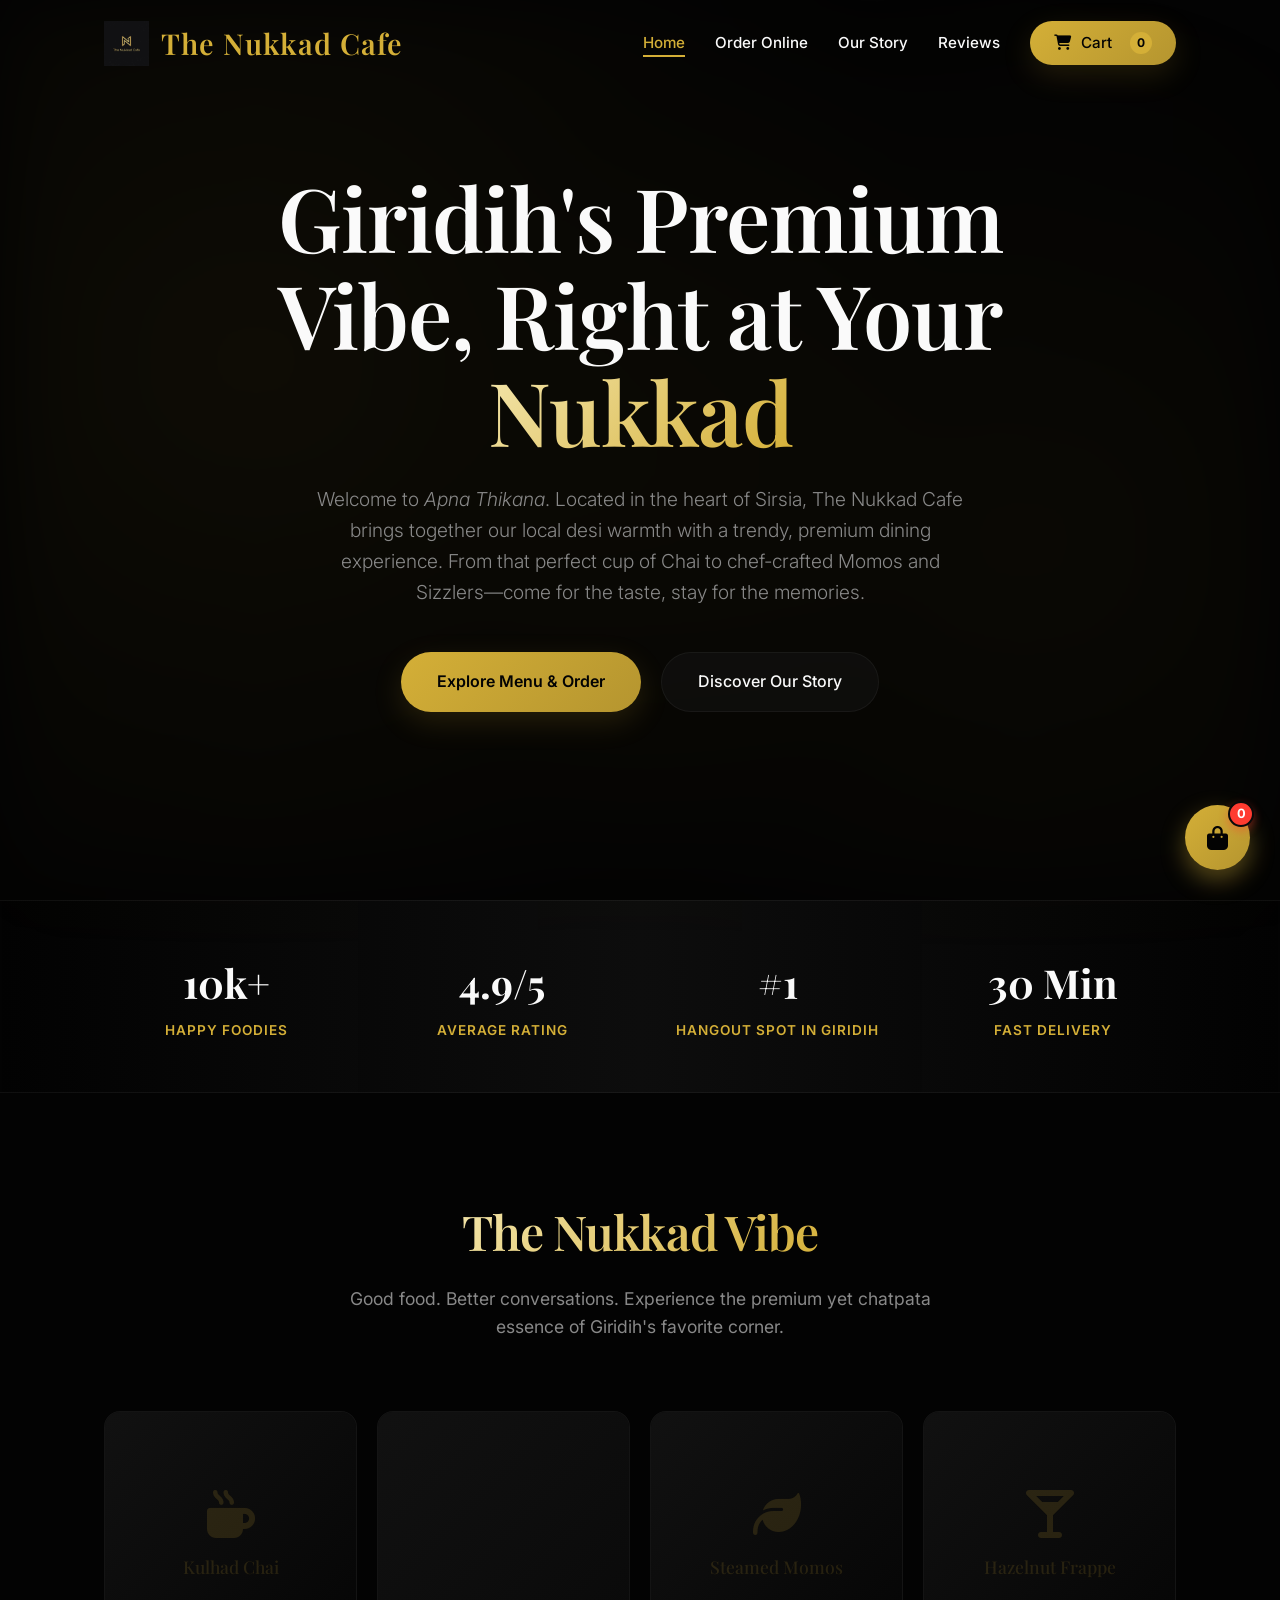
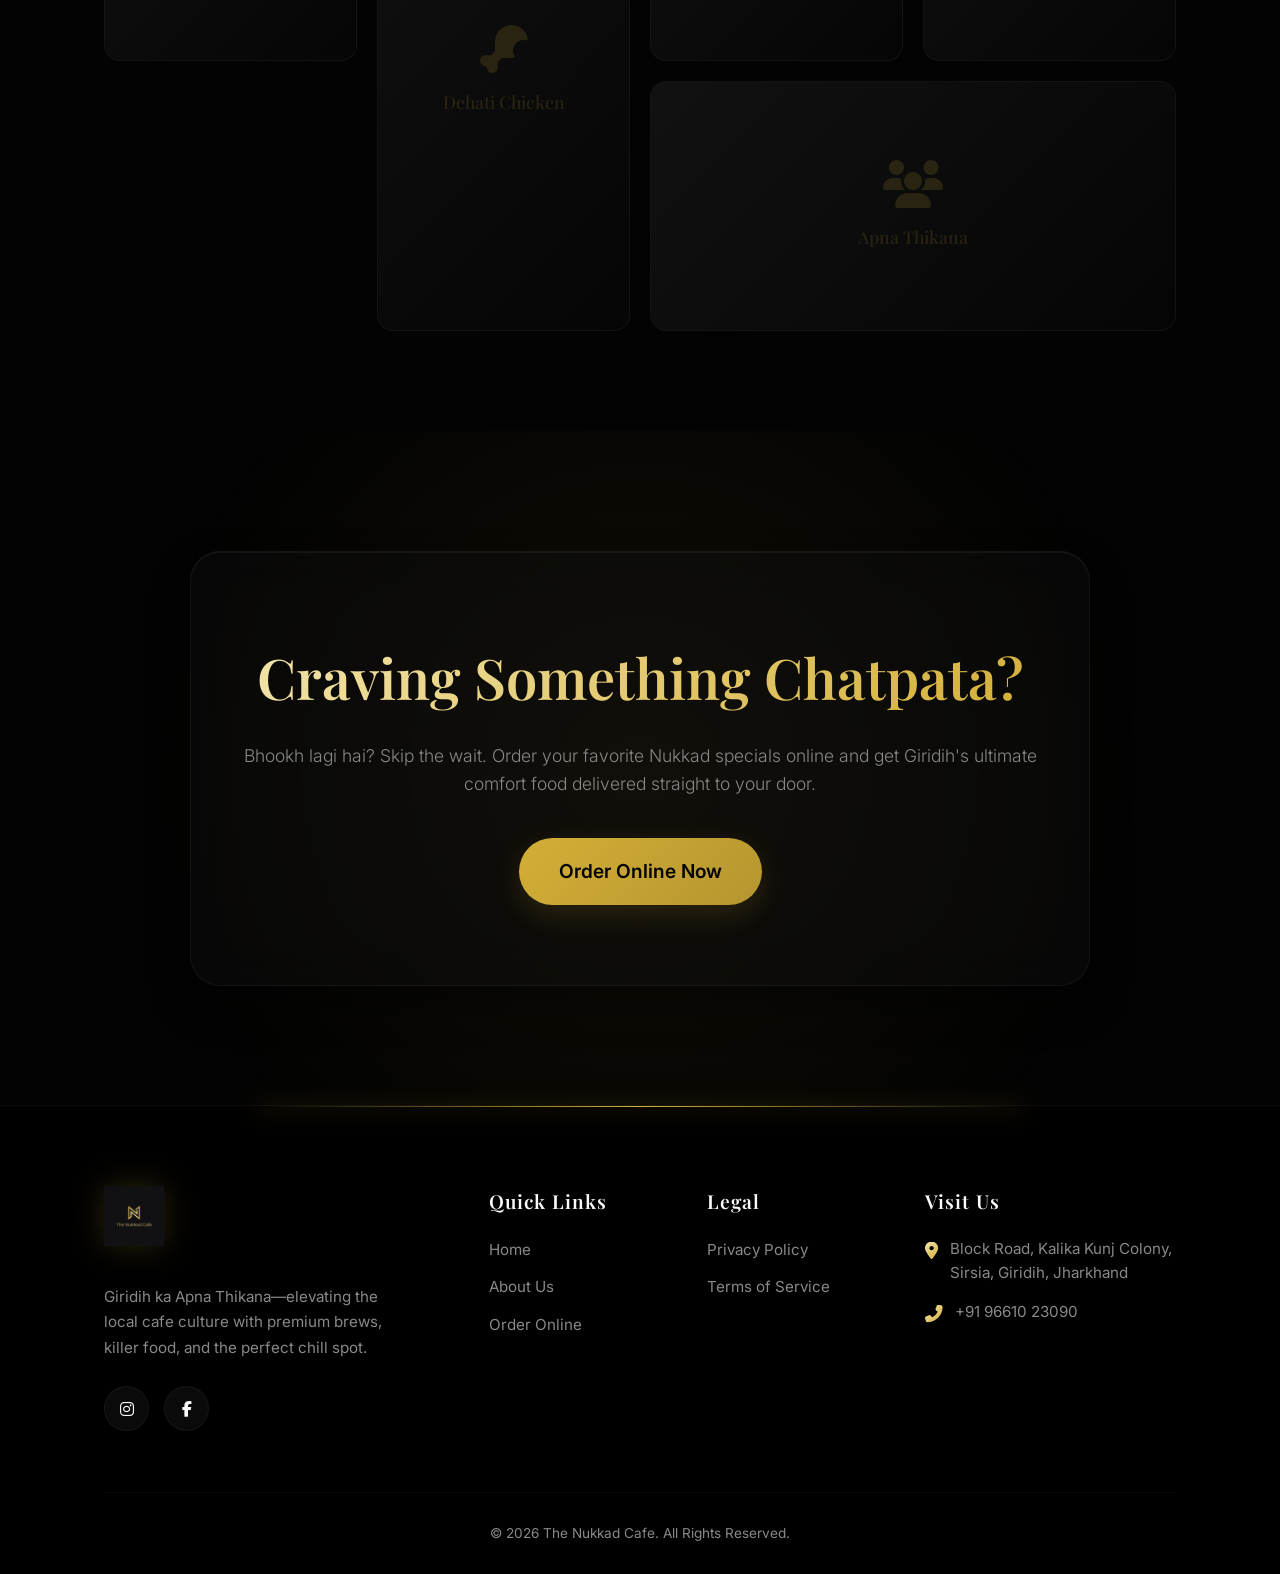
<file: index.html>
<!DOCTYPE html>
<html lang="en">
<head>
    <meta charset="UTF-8">
    <meta name="viewport" content="width=device-width, initial-scale=1.0">
    <title>The Nukkad Cafe | Apna Thikana in Giridih</title>
    
    <link rel="manifest" href="manifest.json">
    <meta name="theme-color" content="#D4AF37">
    <link rel="apple-touch-icon" href="logo.jpg">

    <meta property="og:title" content="The Nukkad Cafe | Apna Thikana in Giridih">
    <meta property="og:description" content="Giridih's premium cafe experience. Order our signature Momos, Biryani, and Chai online directly via WhatsApp!">
    <meta property="og:image" content="logo.jpg">
    <meta property="og:type" content="website">
    <meta property="og:site_name" content="The Nukkad Cafe">
    <meta property="og:image:width" content="1024">
    <meta property="og:image:height" content="1024">

    <link href="https://fonts.googleapis.com/css2?family=Inter:wght@300;400;500;600&family=Playfair+Display:ital,wght@0,400;0,600;0,700;1,400&display=swap" rel="stylesheet">
    <link rel="stylesheet" href="https://cdnjs.cloudflare.com/ajax/libs/font-awesome/6.4.0/css/all.min.css">
    <link rel="stylesheet" href="style.css">
</head>
<body class="home-page">
    <div class="ambient-bg"></div>

    <header id="header">
        <div class="container">
            <nav>
                <a href="index.html" class="brand-logo">
                    <img src="logo.jpg" alt="The Nukkad Cafe Logo" class="logo-img">
                    <span class="brand-text">The Nukkad Cafe</span>
                </a>
                <ul class="nav-links" id="navLinks">
                    <li><a href="index.html" class="active-link">Home</a></li>
                    <li><a href="menu.html">Order Online</a></li>
                    <li><a href="experience.html">Our Story</a></li>
                    <li><a href="reviews.html">Reviews</a></li>
                    <li><a href="#" class="btn btn-gold" onclick="toggleCart(event)" style="color: #050505; padding: 10px 24px;"><i class="fas fa-shopping-cart"></i> Cart <span id="cart-count">0</span></a></li>
                </ul>
                <div class="mobile-menu-btn" id="menuBtn"><i class="fas fa-bars"></i></div>
            </nav>
        </div>
    </header>

    <main>
        <section class="hero">
            <div class="container">
                <div class="hero-content reveal">
                    <h1>Giridih's Premium Vibe, Right at Your <span class="text-gold">Nukkad</span></h1>
                    <p>Welcome to <em>Apna Thikana</em>. Located in the heart of Sirsia, The Nukkad Cafe brings together our local desi warmth with a trendy, premium dining experience. From that perfect cup of Chai to chef-crafted Momos and Sizzlers—come for the taste, stay for the memories.</p>
                    <div class="hero-btns">
                        <a href="menu.html" class="btn btn-gold">Explore Menu & Order</a>
                        <a href="experience.html" class="btn btn-outline">Discover Our Story</a>
                    </div>
                </div>
            </div>
        </section>

        <div class="social-proof reveal">
            <div class="container proof-container">
                <div class="proof-item"><h4>10k+</h4><p>Happy Foodies</p></div>
                <div class="proof-item"><h4>4.9/5</h4><p>Average Rating</p></div>
                <div class="proof-item"><h4>#1</h4><p>Hangout Spot in Giridih</p></div>
                <div class="proof-item"><h4>30 Min</h4><p>Fast Delivery</p></div>
            </div>
        </div>

        <section class="gallery-section">
            <div class="container">
                <div class="section-header reveal">
                    <h2 class="text-gold">The Nukkad Vibe</h2>
                    <p>Good food. Better conversations. Experience the premium yet chatpata essence of Giridih's favorite corner.</p>
                </div>
                
                <div class="masonry-gallery reveal delay-1">
                    <div class="gallery-item"><div class="gallery-placeholder"><i class="fas fa-mug-hot"></i><span>Kulhad Chai</span></div></div>
                    <div class="gallery-item tall"><div class="gallery-placeholder"><i class="fas fa-drumstick-bite"></i><span>Dehati Chicken</span></div></div>
                    <div class="gallery-item"><div class="gallery-placeholder"><i class="fas fa-leaf"></i><span>Steamed Momos</span></div></div>
                    <div class="gallery-item"><div class="gallery-placeholder"><i class="fas fa-glass-martini-alt"></i><span>Hazelnut Frappe</span></div></div>
                    <div class="gallery-item wide"><div class="gallery-placeholder"><i class="fas fa-users"></i><span>Apna Thikana</span></div></div>
                </div>
            </div>
        </section>

        <section class="cta-section">
            <div class="container">
                <div class="cta-box glass-panel reveal">
                    <h2 class="text-gold">Craving Something Chatpata?</h2>
                    <p>Bhookh lagi hai? Skip the wait. Order your favorite Nukkad specials online and get Giridih's ultimate comfort food delivered straight to your door.</p>
                    <a href="menu.html" class="btn btn-gold" style="font-size: 1.2rem; padding: 18px 40px;">Order Online Now</a>
                </div>
            </div>
        </section>
    </main>

    <footer>
        <div class="container">
            <div class="footer-grid reveal">
                <div class="footer-brand">
                    <img src="logo.jpg" alt="The Nukkad Cafe" class="footer-logo-img">
                    <p>Giridih ka Apna Thikana—elevating the local cafe culture with premium brews, killer food, and the perfect chill spot.</p>
                    <div class="social-icons">
                        <a href="#"><i class="fab fa-instagram"></i></a>
                        <a href="#"><i class="fab fa-facebook-f"></i></a>
                    </div>
                </div>
                <div>
                    <h4 class="footer-title">Quick Links</h4>
                    <ul class="footer-links">
                        <li><a href="index.html">Home</a></li>
                        <li><a href="experience.html">About Us</a></li>
                        <li><a href="menu.html">Order Online</a></li>
                    </ul>
                </div>
                <div>
                    <h4 class="footer-title">Legal</h4>
                    <ul class="footer-links">
                        <li><a href="privacy.html">Privacy Policy</a></li>
                        <li><a href="terms.html">Terms of Service</a></li>
                    </ul>
                </div>
                <div>
                    <h4 class="footer-title">Visit Us</h4>
                    <ul class="footer-links">
                        <li class="address-li">
                            <i class="fas fa-map-marker-alt text-gold"></i>
                            <span>Block Road, Kalika Kunj Colony,<br>Sirsia, Giridih, Jharkhand</span>
                        </li>
                        <li class="address-li" style="margin-top: 15px;">
                            <i class="fas fa-phone-alt text-gold"></i>
                            <span>+91 96610 23090</span>
                        </li>
                    </ul>
                </div>
            </div>
            <div class="footer-bottom"><p>&copy; 2026 The Nukkad Cafe. All Rights Reserved.</p></div>
        </div>
    </footer>

    <!-- Universal Shopping Cart Sidebar -->
    <div class="cart-overlay" id="cartOverlay" onclick="toggleCart(event)"></div>
    <div class="cart-sidebar glass-panel" id="cartSidebar">
        <div class="cart-header">
            <h2>Your Order</h2>
            <i class="fas fa-times close-cart" onclick="toggleCart(event)"></i>
        </div>
        <div class="cart-items" id="cartItems">
            <p class="empty-cart-msg">Your cart is empty</p>
        </div>
        <div class="cart-form-container" id="cartFormContainer" style="display: none;">
            <div class="cart-form-trigger" id="cartFormTrigger" onclick="toggleAddressForm()">
                <i class="fas fa-map-marker-alt"></i>
                <span>Add delivery details to continue</span>
                <i class="fas fa-chevron-down" id="cartFormChevron"></i>
            </div>
            <div class="cart-form-content" id="cartFormContent">
                <p class="address-warning">
                    <i class="fas fa-info-circle"></i> Please re-check your address and phone number as it will be used for delivery.
                </p>
                <div class="form-group"><input type="text" id="custName" placeholder="Your Name" required></div>
                <div class="form-group"><input type="tel" id="custPhone" placeholder="Phone Number" required></div>
                <div class="form-group"><textarea id="custAddress" placeholder="Complete Delivery Address" rows="2" required></textarea></div>
            </div>
        </div>
        <div class="cart-footer">
            <div class="cart-total">
                <span>Total:</span>
                <span class="text-gold" id="cartTotal">₹0</span>
            </div>
            <button class="btn btn-gold checkout-btn" onclick="checkoutWhatsApp()">
                <i class="fab fa-whatsapp" style="font-size: 1.2rem; margin-right: 8px;"></i> Place Order
            </button>
        </div>
    </div>

    <!-- Universal Chatbot-Style Floating Cart Button -->
    <div class="floating-cart-btn" onclick="toggleCart(event)">
        <i class="fas fa-shopping-bag"></i>
        <span class="floating-cart-count" id="floating-cart-count">0</span>
    </div>

    <script src="script.js"></script>
</body>
</html>
</file>
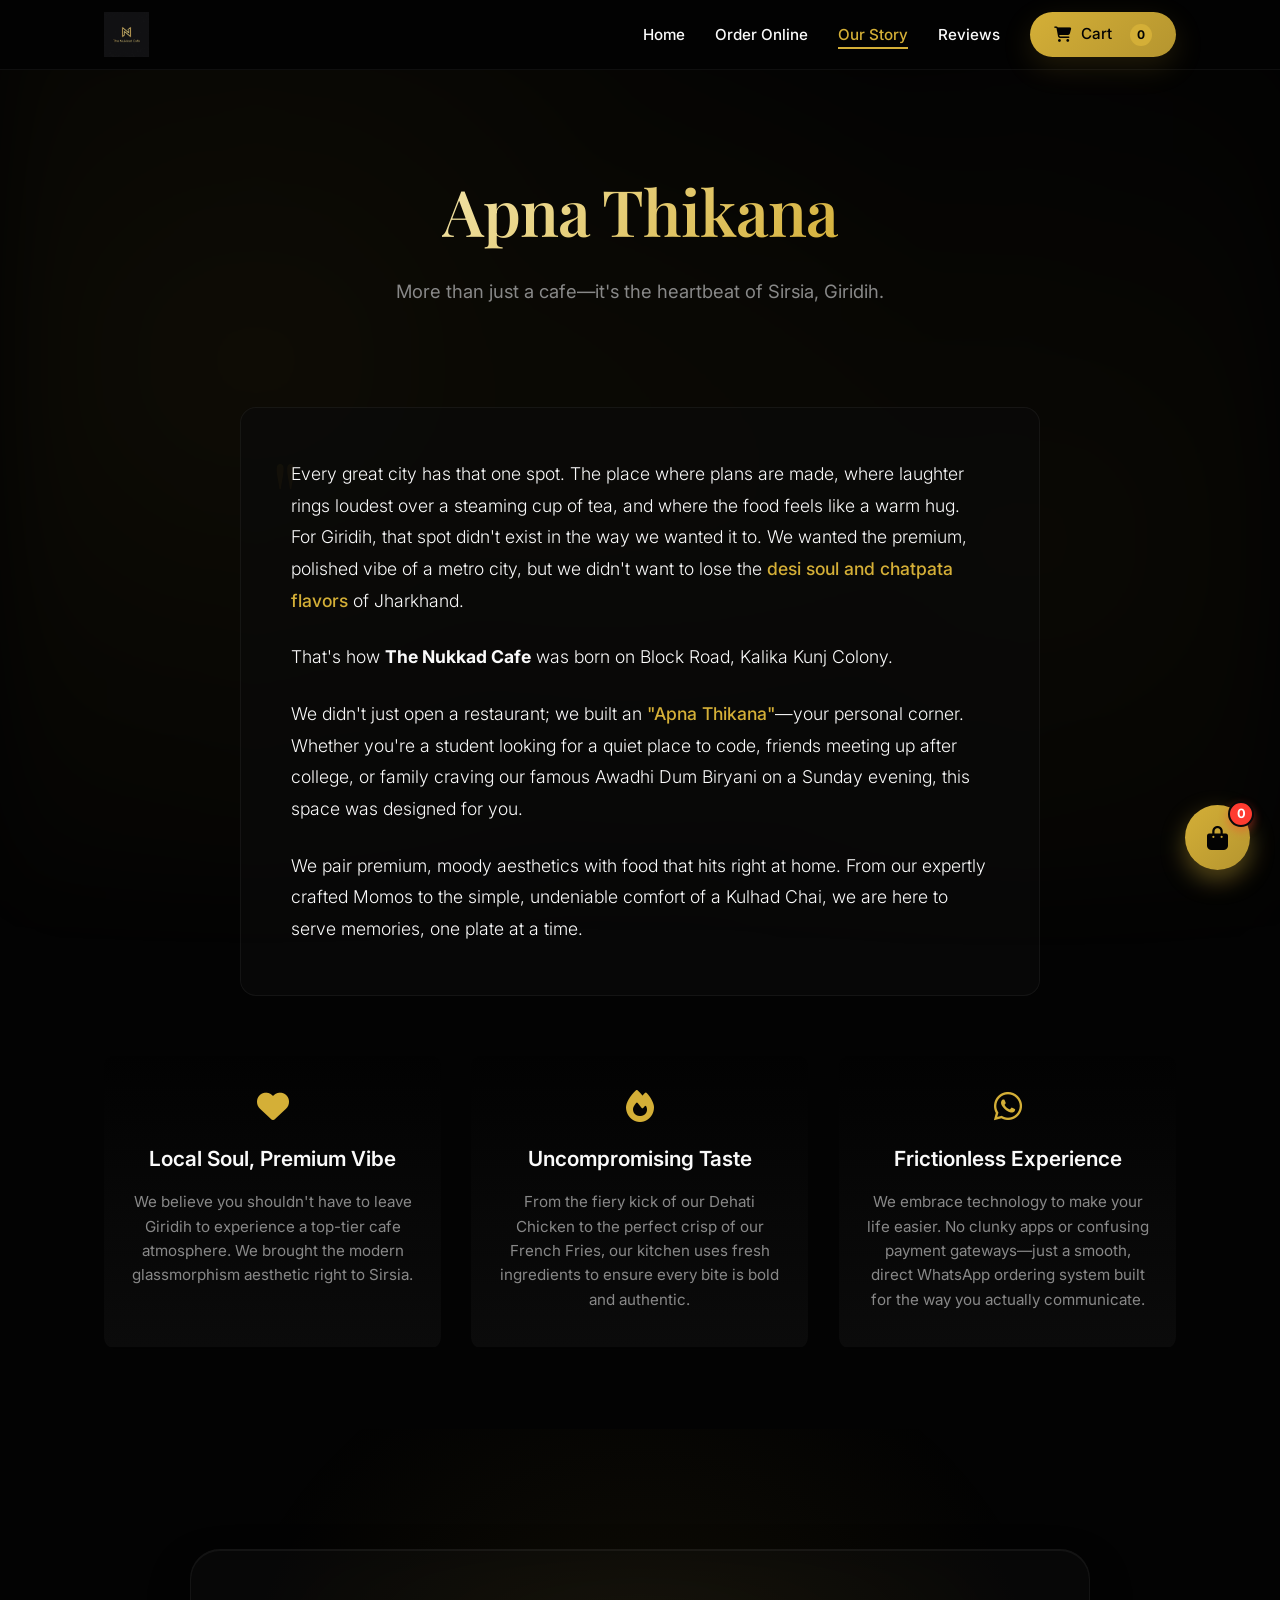
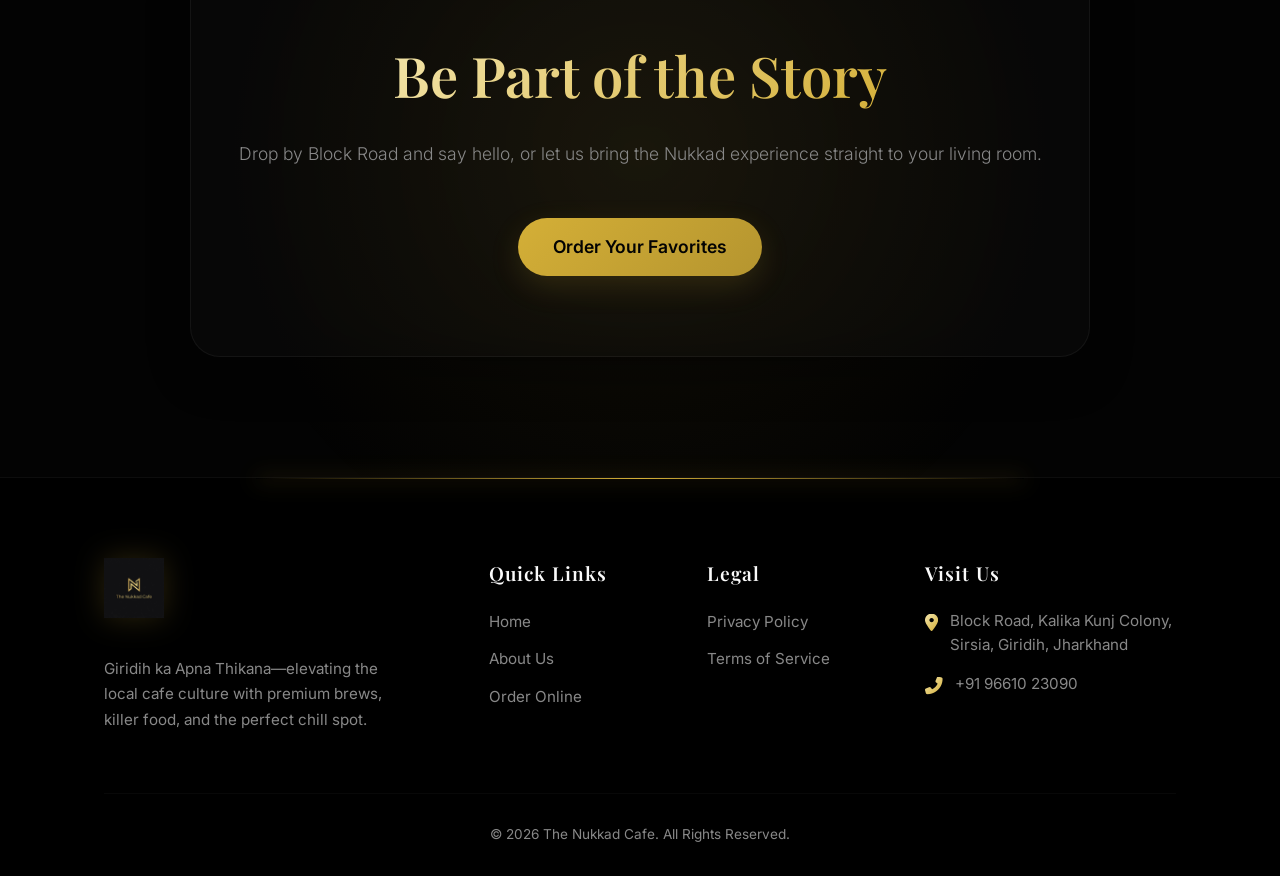
<file: experience.html>
<!DOCTYPE html>
<html lang="en">
<head>
    <meta charset="UTF-8">
    <meta name="viewport" content="width=device-width, initial-scale=1.0">
    <title>Our Story | The Nukkad Cafe</title>
    
    <link rel="manifest" href="manifest.json">
    <meta name="theme-color" content="#D4AF37">
    <link rel="apple-touch-icon" href="logo.jpg">

    <meta property="og:title" content="The Nukkad Cafe | Apna Thikana in Giridih">
    <meta property="og:description" content="Giridih's premium cafe experience. Order our signature Momos, Biryani, and Chai online directly via WhatsApp!">
    <meta property="og:image" content="logo.jpg">
    <meta property="og:type" content="website">
    <meta property="og:site_name" content="The Nukkad Cafe">
    <meta property="og:image:width" content="1024">
    <meta property="og:image:height" content="1024">

    <link href="https://fonts.googleapis.com/css2?family=Inter:wght@300;400;500;600&family=Playfair+Display:ital,wght@0,400;0,600;0,700;1,400&display=swap" rel="stylesheet">
    <link rel="stylesheet" href="https://cdnjs.cloudflare.com/ajax/libs/font-awesome/6.4.0/css/all.min.css">
    <link rel="stylesheet" href="style.css">
    
    <style>
        .story-section { padding: 40px 0 80px; }
        .story-text-block { max-width: 800px; margin: 0 auto; background: rgba(10, 10, 10, 0.6); padding: 50px; border-radius: 16px; border: 1px solid var(--glass-border); position: relative; }
        .story-text-block::before { content: '"'; position: absolute; top: 10px; left: 30px; font-family: 'Playfair Display', serif; font-size: 6rem; color: var(--gold-muted); opacity: 0.3; }
        .story-text-block p { font-size: 1.1rem; color: var(--text-main); margin-bottom: 25px; line-height: 1.8; font-weight: 300; }
        .story-text-block p:last-child { margin-bottom: 0; }
        .highlight { color: var(--gold-primary); font-weight: 500; }
        .values-grid { display: grid; grid-template-columns: repeat(auto-fit, minmax(280px, 1fr)); gap: 30px; margin-top: 60px; }
        .value-card { padding: 35px 25px; text-align: center; border-bottom: 2px solid transparent; transition: var(--transition); background: linear-gradient(180deg, rgba(20,20,20,0) 0%, rgba(20,20,20,0.5) 100%); border-radius: 12px; }
        .value-card:hover { border-bottom: 2px solid var(--gold-primary); transform: translateY(-5px); }
        .value-icon { font-size: 2rem; color: var(--gold-primary); margin-bottom: 20px; }
        .value-card h3 { margin-bottom: 15px; font-size: 1.3rem; font-family: 'Inter', sans-serif;}
        .value-card p { color: var(--text-muted); font-size: 0.95rem; line-height: 1.6; }
    </style>
</head>
<body>
    <div class="ambient-bg"></div>

    <header id="header">
        <div class="container">
            <nav>
                <a href="index.html" class="brand-logo">
                    <img src="logo.jpg" alt="The Nukkad Cafe" class="logo-img">
                </a>
                <ul class="nav-links" id="navLinks">
                    <li><a href="index.html">Home</a></li>
                    <li><a href="menu.html">Order Online</a></li>
                    <li><a href="experience.html" class="active-link">Our Story</a></li>
                    <li><a href="reviews.html">Reviews</a></li>
                    <li><a href="#" class="btn btn-gold" onclick="toggleCart(event)" style="color: #050505; padding: 10px 24px;"><i class="fas fa-shopping-cart"></i> Cart <span id="cart-count">0</span></a></li>
                </ul>
                <div class="mobile-menu-btn" id="menuBtn"><i class="fas fa-bars"></i></div>
            </nav>
        </div>
    </header>

    <main>
        <div class="container">
            <div class="subpage-header reveal">
                <h1 class="text-gold">Apna Thikana</h1>
                <p>More than just a cafe—it's the heartbeat of Sirsia, Giridih.</p>
            </div>
            
            <section class="story-section">
                <div class="story-text-block reveal delay-1">
                    <p>Every great city has that one spot. The place where plans are made, where laughter rings loudest over a steaming cup of tea, and where the food feels like a warm hug. For Giridih, that spot didn't exist in the way we wanted it to. We wanted the premium, polished vibe of a metro city, but we didn't want to lose the <span class="highlight">desi soul and chatpata flavors</span> of Jharkhand.</p>
                    <p>That's how <strong>The Nukkad Cafe</strong> was born on Block Road, Kalika Kunj Colony.</p>
                    <p>We didn't just open a restaurant; we built an <span class="highlight">"Apna Thikana"</span>—your personal corner. Whether you're a student looking for a quiet place to code, friends meeting up after college, or family craving our famous Awadhi Dum Biryani on a Sunday evening, this space was designed for you.</p>
                    <p>We pair premium, moody aesthetics with food that hits right at home. From our expertly crafted Momos to the simple, undeniable comfort of a Kulhad Chai, we are here to serve memories, one plate at a time.</p>
                </div>

                <div class="values-grid">
                    <div class="value-card reveal delay-1">
                        <i class="fas fa-heart value-icon"></i>
                        <h3>Local Soul, Premium Vibe</h3>
                        <p>We believe you shouldn't have to leave Giridih to experience a top-tier cafe atmosphere. We brought the modern glassmorphism aesthetic right to Sirsia.</p>
                    </div>
                    <div class="value-card reveal delay-2">
                        <i class="fas fa-fire value-icon"></i>
                        <h3>Uncompromising Taste</h3>
                        <p>From the fiery kick of our Dehati Chicken to the perfect crisp of our French Fries, our kitchen uses fresh ingredients to ensure every bite is bold and authentic.</p>
                    </div>
                    <div class="value-card reveal delay-3">
                        <i class="fab fa-whatsapp value-icon"></i>
                        <h3>Frictionless Experience</h3>
                        <p>We embrace technology to make your life easier. No clunky apps or confusing payment gateways—just a smooth, direct WhatsApp ordering system built for the way you actually communicate.</p>
                    </div>
                </div>
            </section>
            
            <section class="cta-section reveal">
                <div class="cta-box glass-panel">
                    <h2 class="text-gold">Be Part of the Story</h2>
                    <p>Drop by Block Road and say hello, or let us bring the Nukkad experience straight to your living room.</p>
                    <a href="menu.html" class="btn btn-gold" style="font-size: 1.1rem; padding: 15px 35px; margin-top: 10px;">Order Your Favorites</a>
                </div>
            </section>
        </div>
    </main>

    <footer>
        <div class="container">
            <div class="footer-grid reveal">
                <div class="footer-brand">
                    <img src="logo.jpg" alt="The Nukkad Cafe" class="footer-logo-img">
                    <p>Giridih ka Apna Thikana—elevating the local cafe culture with premium brews, killer food, and the perfect chill spot.</p>
                </div>
                <div>
                    <h4 class="footer-title">Quick Links</h4>
                    <ul class="footer-links">
                        <li><a href="index.html">Home</a></li>
                        <li><a href="experience.html">About Us</a></li>
                        <li><a href="menu.html">Order Online</a></li>
                    </ul>
                </div>
                <div>
                    <h4 class="footer-title">Legal</h4>
                    <ul class="footer-links">
                        <li><a href="privacy.html">Privacy Policy</a></li>
                        <li><a href="terms.html">Terms of Service</a></li>
                    </ul>
                </div>
                <div>
                    <h4 class="footer-title">Visit Us</h4>
                    <ul class="footer-links">
                        <li class="address-li">
                            <i class="fas fa-map-marker-alt text-gold"></i>
                            <span>Block Road, Kalika Kunj Colony,<br>Sirsia, Giridih, Jharkhand</span>
                        </li>
                        <li class="address-li" style="margin-top: 15px;">
                            <i class="fas fa-phone-alt text-gold"></i>
                            <span>+91 96610 23090</span>
                        </li>
                    </ul>
                </div>
            </div>
            <div class="footer-bottom"><p>&copy; 2026 The Nukkad Cafe. All Rights Reserved.</p></div>
        </div>
    </footer>

    <div class="cart-overlay" id="cartOverlay" onclick="toggleCart(event)"></div>
    <div class="cart-sidebar glass-panel" id="cartSidebar">
        <div class="cart-header">
            <h2>Your Order</h2>
            <i class="fas fa-times close-cart" onclick="toggleCart(event)"></i>
        </div>
        <div class="cart-items" id="cartItems">
            <p class="empty-cart-msg">Your cart is empty</p>
        </div>
        <div class="cart-form-container" id="cartFormContainer" style="display: none;">
            <div class="cart-form-trigger" id="cartFormTrigger" onclick="toggleAddressForm()">
                <i class="fas fa-map-marker-alt"></i>
                <span>Add delivery details to continue</span>
                <i class="fas fa-chevron-down" id="cartFormChevron"></i>
            </div>
            <div class="cart-form-content" id="cartFormContent">
                <p class="address-warning">
                    <i class="fas fa-info-circle"></i> Please re-check your address and phone number as it will be used for delivery.
                </p>
                <div class="form-group"><input type="text" id="custName" placeholder="Your Name" required></div>
                <div class="form-group"><input type="tel" id="custPhone" placeholder="Phone Number" required></div>
                <div class="form-group"><textarea id="custAddress" placeholder="Complete Delivery Address" rows="2" required></textarea></div>
            </div>
        </div>
        <div class="cart-footer">
            <div class="cart-total">
                <span>Total:</span>
                <span class="text-gold" id="cartTotal">₹0</span>
            </div>
            <button class="btn btn-gold checkout-btn" onclick="checkoutWhatsApp()">
                <i class="fab fa-whatsapp" style="font-size: 1.2rem; margin-right: 8px;"></i> Place Order
            </button>
        </div>
    </div>

    <div class="floating-cart-btn" onclick="toggleCart(event)">
        <i class="fas fa-shopping-bag"></i>
        <span class="floating-cart-count" id="floating-cart-count">0</span>
    </div>

    <script src="script.js"></script>
</body>
</html>
</file>
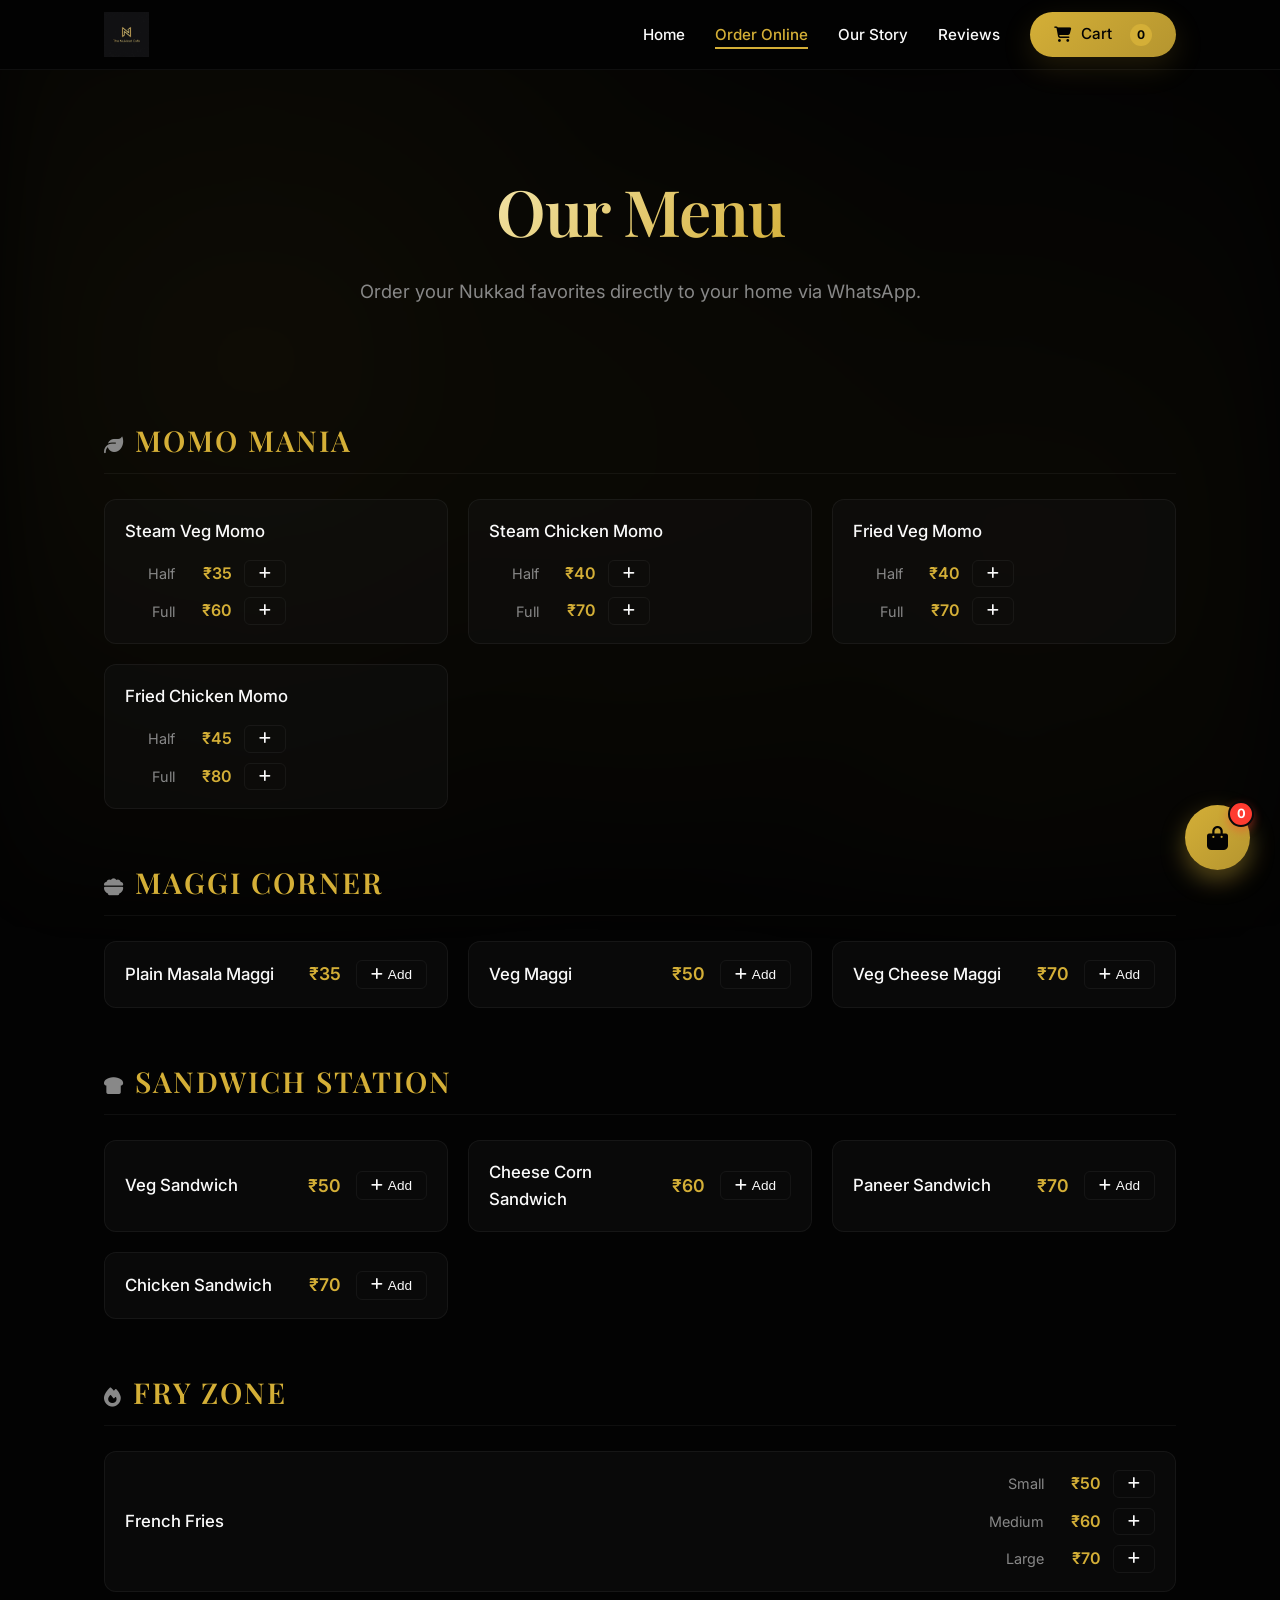
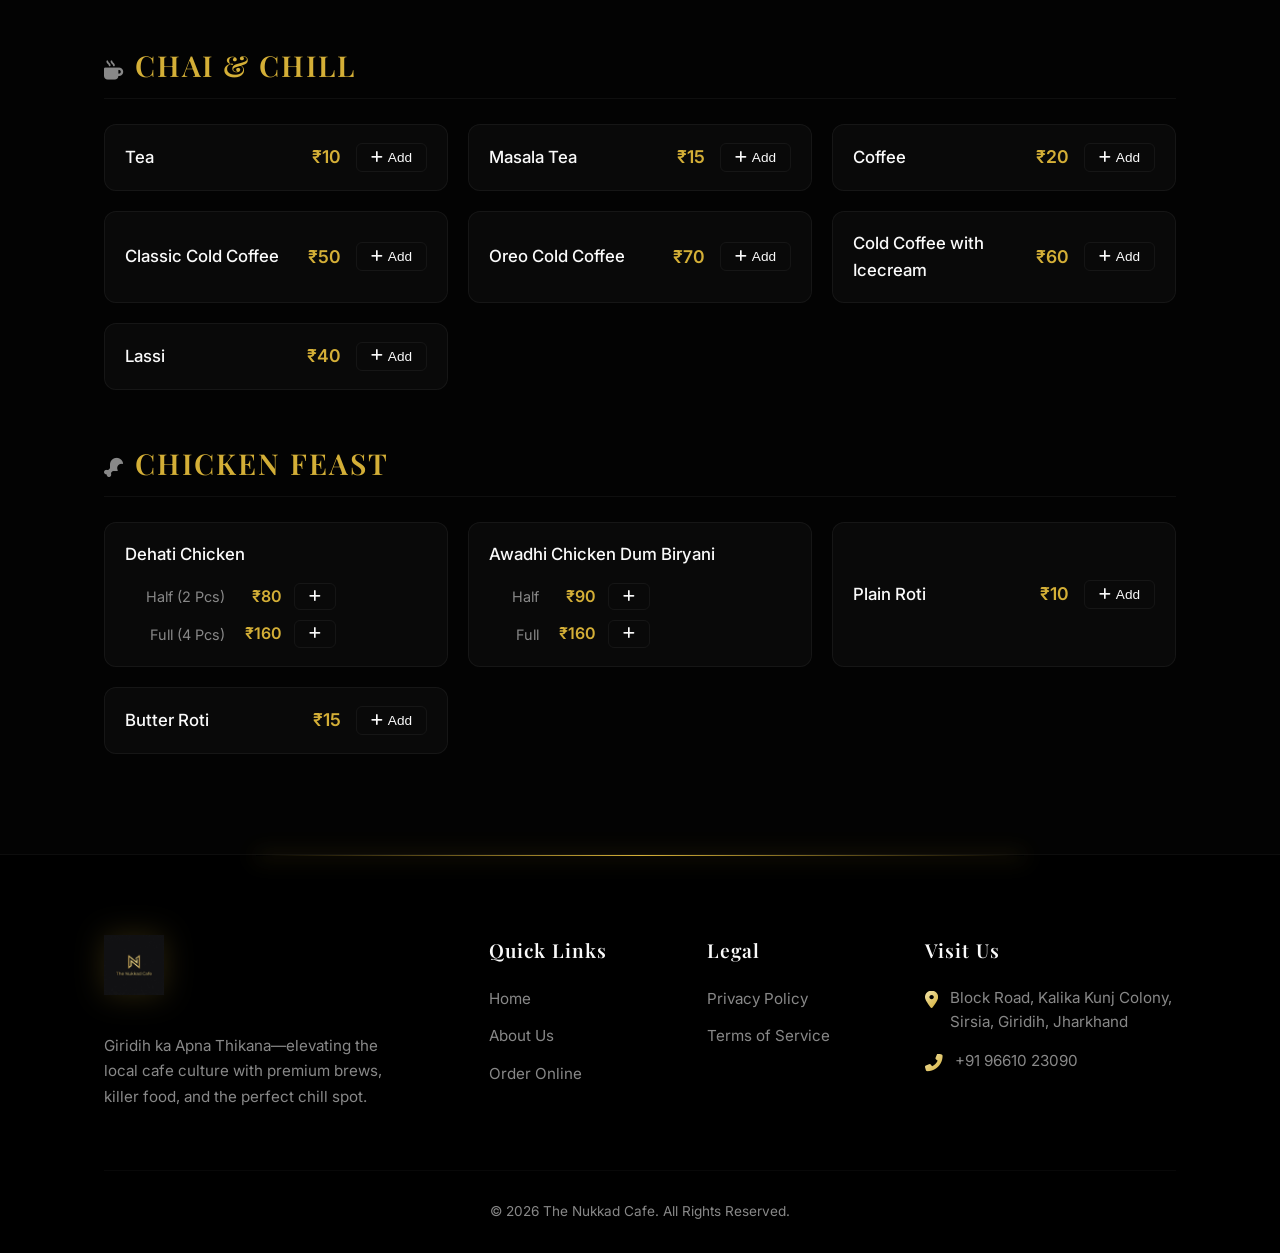
<file: menu.html>
<!DOCTYPE html>
<html lang="en">
<head>
    <meta charset="UTF-8">
    <meta name="viewport" content="width=device-width, initial-scale=1.0">
    <title>Menu & Order | The Nukkad Cafe</title>
    
    <link rel="manifest" href="manifest.json">
    <meta name="theme-color" content="#D4AF37">
    <link rel="apple-touch-icon" href="logo.jpg">

    <meta property="og:title" content="The Nukkad Cafe | Apna Thikana in Giridih">
    <meta property="og:description" content="Giridih's premium cafe experience. Order our signature Momos, Biryani, and Chai online directly via WhatsApp!">
    <meta property="og:image" content="logo.jpg">
    <meta property="og:type" content="website">
    <meta property="og:site_name" content="The Nukkad Cafe">
    <meta property="og:image:width" content="1024">
    <meta property="og:image:height" content="1024">

    <link href="https://fonts.googleapis.com/css2?family=Inter:wght@300;400;500;600&family=Playfair+Display:ital,wght@0,400;0,600;0,700;1,400&display=swap" rel="stylesheet">
    <link rel="stylesheet" href="https://cdnjs.cloudflare.com/ajax/libs/font-awesome/6.4.0/css/all.min.css">
    <link rel="stylesheet" href="style.css">
</head>
<body>
    <div class="ambient-bg"></div>

    <header id="header">
        <div class="container">
            <nav>
                <a href="index.html" class="brand-logo">
                    <img src="logo.jpg" alt="The Nukkad Cafe" class="logo-img">
                </a>
                <ul class="nav-links" id="navLinks">
                    <li><a href="index.html">Home</a></li>
                    <li><a href="menu.html" class="active-link">Order Online</a></li>
                    <li><a href="experience.html">Our Story</a></li>
                    <li><a href="reviews.html">Reviews</a></li>
                    <li><a href="#" class="btn btn-gold" onclick="toggleCart(event)" style="color: #050505; padding: 10px 24px;"><i class="fas fa-shopping-cart"></i> Cart <span id="cart-count">0</span></a></li>
                </ul>
                <div class="mobile-menu-btn" id="menuBtn"><i class="fas fa-bars"></i></div>
            </nav>
        </div>
    </header>

    <main>
        <div class="container" style="padding-bottom: 100px;">
            <div class="subpage-header reveal">
                <h1 class="text-gold">Our Menu</h1>
                <p>Order your Nukkad favorites directly to your home via WhatsApp.</p>
            </div>
            
            <div class="menu-category reveal"><h2><i class="fas fa-leaf" style="font-size: 1.2rem; margin-right: 10px; color: var(--text-muted);"></i>Momo Mania</h2></div>
            <div class="premium-menu-list reveal delay-1">
                <div class="menu-item-row"><div class="item-title-group"><h3>Steam Veg Momo</h3></div><div class="variant-group"><div class="variant-row"><span class="variant-label">Half</span><span class="variant-price">₹35</span><button class="btn-add-sm" onclick="addToCart('Steam Veg Momo (Half)', 35)"><i class="fas fa-plus"></i></button></div><div class="variant-row"><span class="variant-label">Full</span><span class="variant-price">₹60</span><button class="btn-add-sm" onclick="addToCart('Steam Veg Momo (Full)', 60)"><i class="fas fa-plus"></i></button></div></div></div>
                <div class="menu-item-row"><div class="item-title-group"><h3>Steam Chicken Momo</h3></div><div class="variant-group"><div class="variant-row"><span class="variant-label">Half</span><span class="variant-price">₹40</span><button class="btn-add-sm" onclick="addToCart('Steam Chicken Momo (Half)', 40)"><i class="fas fa-plus"></i></button></div><div class="variant-row"><span class="variant-label">Full</span><span class="variant-price">₹70</span><button class="btn-add-sm" onclick="addToCart('Steam Chicken Momo (Full)', 70)"><i class="fas fa-plus"></i></button></div></div></div>
                <div class="menu-item-row"><div class="item-title-group"><h3>Fried Veg Momo</h3></div><div class="variant-group"><div class="variant-row"><span class="variant-label">Half</span><span class="variant-price">₹40</span><button class="btn-add-sm" onclick="addToCart('Fried Veg Momo (Half)', 40)"><i class="fas fa-plus"></i></button></div><div class="variant-row"><span class="variant-label">Full</span><span class="variant-price">₹70</span><button class="btn-add-sm" onclick="addToCart('Fried Veg Momo (Full)', 70)"><i class="fas fa-plus"></i></button></div></div></div>
                <div class="menu-item-row"><div class="item-title-group"><h3>Fried Chicken Momo</h3></div><div class="variant-group"><div class="variant-row"><span class="variant-label">Half</span><span class="variant-price">₹45</span><button class="btn-add-sm" onclick="addToCart('Fried Chicken Momo (Half)', 45)"><i class="fas fa-plus"></i></button></div><div class="variant-row"><span class="variant-label">Full</span><span class="variant-price">₹80</span><button class="btn-add-sm" onclick="addToCart('Fried Chicken Momo (Full)', 80)"><i class="fas fa-plus"></i></button></div></div></div>
            </div>

            <div class="menu-category reveal"><h2><i class="fas fa-bowl-food" style="font-size: 1.2rem; margin-right: 10px; color: var(--text-muted);"></i>Maggi Corner</h2></div>
            <div class="premium-menu-list reveal delay-2">
                <div class="menu-item-row"><div class="item-title-group"><h3>Plain Masala Maggi</h3></div><div class="single-price-action"><span class="single-price">₹35</span><button class="btn-add-sm" onclick="addToCart('Plain Masala Maggi', 35)"><i class="fas fa-plus"></i> Add</button></div></div>
                <div class="menu-item-row"><div class="item-title-group"><h3>Veg Maggi</h3></div><div class="single-price-action"><span class="single-price">₹50</span><button class="btn-add-sm" onclick="addToCart('Veg Maggi', 50)"><i class="fas fa-plus"></i> Add</button></div></div>
                <div class="menu-item-row"><div class="item-title-group"><h3>Veg Cheese Maggi</h3></div><div class="single-price-action"><span class="single-price">₹70</span><button class="btn-add-sm" onclick="addToCart('Veg Cheese Maggi', 70)"><i class="fas fa-plus"></i> Add</button></div></div>
            </div>

            <div class="menu-category reveal"><h2><i class="fas fa-bread-slice" style="font-size: 1.2rem; margin-right: 10px; color: var(--text-muted);"></i>Sandwich Station</h2></div>
            <div class="premium-menu-list reveal delay-1">
                <div class="menu-item-row"><div class="item-title-group"><h3>Veg Sandwich</h3></div><div class="single-price-action"><span class="single-price">₹50</span><button class="btn-add-sm" onclick="addToCart('Veg Sandwich', 50)"><i class="fas fa-plus"></i> Add</button></div></div>
                <div class="menu-item-row"><div class="item-title-group"><h3>Cheese Corn Sandwich</h3></div><div class="single-price-action"><span class="single-price">₹60</span><button class="btn-add-sm" onclick="addToCart('Cheese Corn Sandwich', 60)"><i class="fas fa-plus"></i> Add</button></div></div>
                <div class="menu-item-row"><div class="item-title-group"><h3>Paneer Sandwich</h3></div><div class="single-price-action"><span class="single-price">₹70</span><button class="btn-add-sm" onclick="addToCart('Paneer Sandwich', 70)"><i class="fas fa-plus"></i> Add</button></div></div>
                <div class="menu-item-row"><div class="item-title-group"><h3>Chicken Sandwich</h3></div><div class="single-price-action"><span class="single-price">₹70</span><button class="btn-add-sm" onclick="addToCart('Chicken Sandwich', 70)"><i class="fas fa-plus"></i> Add</button></div></div>
            </div>

            <div class="menu-category reveal"><h2><i class="fas fa-fire" style="font-size: 1.2rem; margin-right: 10px; color: var(--text-muted);"></i>Fry Zone</h2></div>
            <div class="premium-menu-list reveal delay-2">
                <div class="menu-item-row"><div class="item-title-group"><h3>French Fries</h3></div><div class="variant-group"><div class="variant-row"><span class="variant-label">Small</span><span class="variant-price">₹50</span><button class="btn-add-sm" onclick="addToCart('French Fries (Small)', 50)"><i class="fas fa-plus"></i></button></div><div class="variant-row"><span class="variant-label">Medium</span><span class="variant-price">₹60</span><button class="btn-add-sm" onclick="addToCart('French Fries (Medium)', 60)"><i class="fas fa-plus"></i></button></div><div class="variant-row"><span class="variant-label">Large</span><span class="variant-price">₹70</span><button class="btn-add-sm" onclick="addToCart('French Fries (Large)', 70)"><i class="fas fa-plus"></i></button></div></div></div>
            </div>

            <div class="menu-category reveal"><h2><i class="fas fa-mug-hot" style="font-size: 1.2rem; margin-right: 10px; color: var(--text-muted);"></i>Chai & Chill</h2></div>
            <div class="premium-menu-list reveal delay-1">
                <div class="menu-item-row"><div class="item-title-group"><h3>Tea</h3></div><div class="single-price-action"><span class="single-price">₹10</span><button class="btn-add-sm" onclick="addToCart('Tea', 10)"><i class="fas fa-plus"></i> Add</button></div></div>
                <div class="menu-item-row"><div class="item-title-group"><h3>Masala Tea</h3></div><div class="single-price-action"><span class="single-price">₹15</span><button class="btn-add-sm" onclick="addToCart('Masala Tea', 15)"><i class="fas fa-plus"></i> Add</button></div></div>
                <div class="menu-item-row"><div class="item-title-group"><h3>Coffee</h3></div><div class="single-price-action"><span class="single-price">₹20</span><button class="btn-add-sm" onclick="addToCart('Coffee', 20)"><i class="fas fa-plus"></i> Add</button></div></div>
                <div class="menu-item-row"><div class="item-title-group"><h3>Classic Cold Coffee</h3></div><div class="single-price-action"><span class="single-price">₹50</span><button class="btn-add-sm" onclick="addToCart('Classic Cold Coffee', 50)"><i class="fas fa-plus"></i> Add</button></div></div>
                <div class="menu-item-row"><div class="item-title-group"><h3>Oreo Cold Coffee</h3></div><div class="single-price-action"><span class="single-price">₹70</span><button class="btn-add-sm" onclick="addToCart('Oreo Cold Coffee', 70)"><i class="fas fa-plus"></i> Add</button></div></div>
                <div class="menu-item-row"><div class="item-title-group"><h3>Cold Coffee with Icecream</h3></div><div class="single-price-action"><span class="single-price">₹60</span><button class="btn-add-sm" onclick="addToCart('Cold Coffee with Icecream', 60)"><i class="fas fa-plus"></i> Add</button></div></div>
                <div class="menu-item-row"><div class="item-title-group"><h3>Lassi</h3></div><div class="single-price-action"><span class="single-price">₹40</span><button class="btn-add-sm" onclick="addToCart('Lassi', 40)"><i class="fas fa-plus"></i> Add</button></div></div>
            </div>

            <div class="menu-category reveal"><h2><i class="fas fa-drumstick-bite" style="font-size: 1.2rem; margin-right: 10px; color: var(--text-muted);"></i>Chicken Feast</h2></div>
            <div class="premium-menu-list reveal delay-2">
                <div class="menu-item-row"><div class="item-title-group"><h3>Dehati Chicken</h3></div><div class="variant-group"><div class="variant-row"><span class="variant-label" style="width: 100px;">Half (2 Pcs)</span><span class="variant-price">₹80</span><button class="btn-add-sm" onclick="addToCart('Dehati Chicken (Half)', 80)"><i class="fas fa-plus"></i></button></div><div class="variant-row"><span class="variant-label" style="width: 100px;">Full (4 Pcs)</span><span class="variant-price">₹160</span><button class="btn-add-sm" onclick="addToCart('Dehati Chicken (Full)', 160)"><i class="fas fa-plus"></i></button></div></div></div>
                <div class="menu-item-row"><div class="item-title-group"><h3>Awadhi Chicken Dum Biryani</h3></div><div class="variant-group"><div class="variant-row"><span class="variant-label">Half</span><span class="variant-price">₹90</span><button class="btn-add-sm" onclick="addToCart('Awadhi Chicken Dum Biryani (Half)', 90)"><i class="fas fa-plus"></i></button></div><div class="variant-row"><span class="variant-label">Full</span><span class="variant-price">₹160</span><button class="btn-add-sm" onclick="addToCart('Awadhi Chicken Dum Biryani (Full)', 160)"><i class="fas fa-plus"></i></button></div></div></div>
                <div class="menu-item-row"><div class="item-title-group"><h3>Plain Roti</h3></div><div class="single-price-action"><span class="single-price">₹10</span><button class="btn-add-sm" onclick="addToCart('Plain Roti', 10)"><i class="fas fa-plus"></i> Add</button></div></div>
                <div class="menu-item-row"><div class="item-title-group"><h3>Butter Roti</h3></div><div class="single-price-action"><span class="single-price">₹15</span><button class="btn-add-sm" onclick="addToCart('Butter Roti', 15)"><i class="fas fa-plus"></i> Add</button></div></div>
            </div>
        </div>
    </main>

    <footer>
        <div class="container">
            <div class="footer-grid reveal">
                <div class="footer-brand">
                    <img src="logo.jpg" alt="The Nukkad Cafe" class="footer-logo-img">
                    <p>Giridih ka Apna Thikana—elevating the local cafe culture with premium brews, killer food, and the perfect chill spot.</p>
                </div>
                <div>
                    <h4 class="footer-title">Quick Links</h4>
                    <ul class="footer-links">
                        <li><a href="index.html">Home</a></li>
                        <li><a href="experience.html">About Us</a></li>
                        <li><a href="menu.html">Order Online</a></li>
                    </ul>
                </div>
                <div>
                    <h4 class="footer-title">Legal</h4>
                    <ul class="footer-links">
                        <li><a href="privacy.html">Privacy Policy</a></li>
                        <li><a href="terms.html">Terms of Service</a></li>
                    </ul>
                </div>
                <div>
                    <h4 class="footer-title">Visit Us</h4>
                    <ul class="footer-links">
                        <li class="address-li">
                            <i class="fas fa-map-marker-alt text-gold"></i>
                            <span>Block Road, Kalika Kunj Colony,<br>Sirsia, Giridih, Jharkhand</span>
                        </li>
                        <li class="address-li" style="margin-top: 15px;">
                            <i class="fas fa-phone-alt text-gold"></i>
                            <span>+91 96610 23090</span>
                        </li>
                    </ul>
                </div>
            </div>
            <div class="footer-bottom"><p>&copy; 2026 The Nukkad Cafe. All Rights Reserved.</p></div>
        </div>
    </footer>

    <div class="cart-overlay" id="cartOverlay" onclick="toggleCart(event)"></div>
    <div class="cart-sidebar glass-panel" id="cartSidebar">
        <div class="cart-header">
            <h2>Your Order</h2>
            <i class="fas fa-times close-cart" onclick="toggleCart(event)"></i>
        </div>
        <div class="cart-items" id="cartItems">
            <p class="empty-cart-msg">Your cart is empty</p>
        </div>
        <div class="cart-form-container" id="cartFormContainer" style="display: none;">
            <div class="cart-form-trigger" id="cartFormTrigger" onclick="toggleAddressForm()">
                <i class="fas fa-map-marker-alt"></i>
                <span>Add delivery details to continue</span>
                <i class="fas fa-chevron-down" id="cartFormChevron"></i>
            </div>
            <div class="cart-form-content" id="cartFormContent">
                <p class="address-warning">
                    <i class="fas fa-info-circle"></i> Please re-check your address and phone number as it will be used for delivery.
                </p>
                <div class="form-group"><input type="text" id="custName" placeholder="Your Name" required></div>
                <div class="form-group"><input type="tel" id="custPhone" placeholder="Phone Number" required></div>
                <div class="form-group"><textarea id="custAddress" placeholder="Complete Delivery Address" rows="2" required></textarea></div>
            </div>
        </div>
        <div class="cart-footer">
            <div class="cart-total">
                <span>Total:</span>
                <span class="text-gold" id="cartTotal">₹0</span>
            </div>
            <button class="btn btn-gold checkout-btn" onclick="checkoutWhatsApp()">
                <i class="fab fa-whatsapp" style="font-size: 1.2rem; margin-right: 8px;"></i> Place Order
            </button>
        </div>
    </div>

    <div class="floating-cart-btn" onclick="toggleCart(event)">
        <i class="fas fa-shopping-bag"></i>
        <span class="floating-cart-count" id="floating-cart-count">0</span>
    </div>

    <script src="script.js"></script>
</body>
</html>
</file>
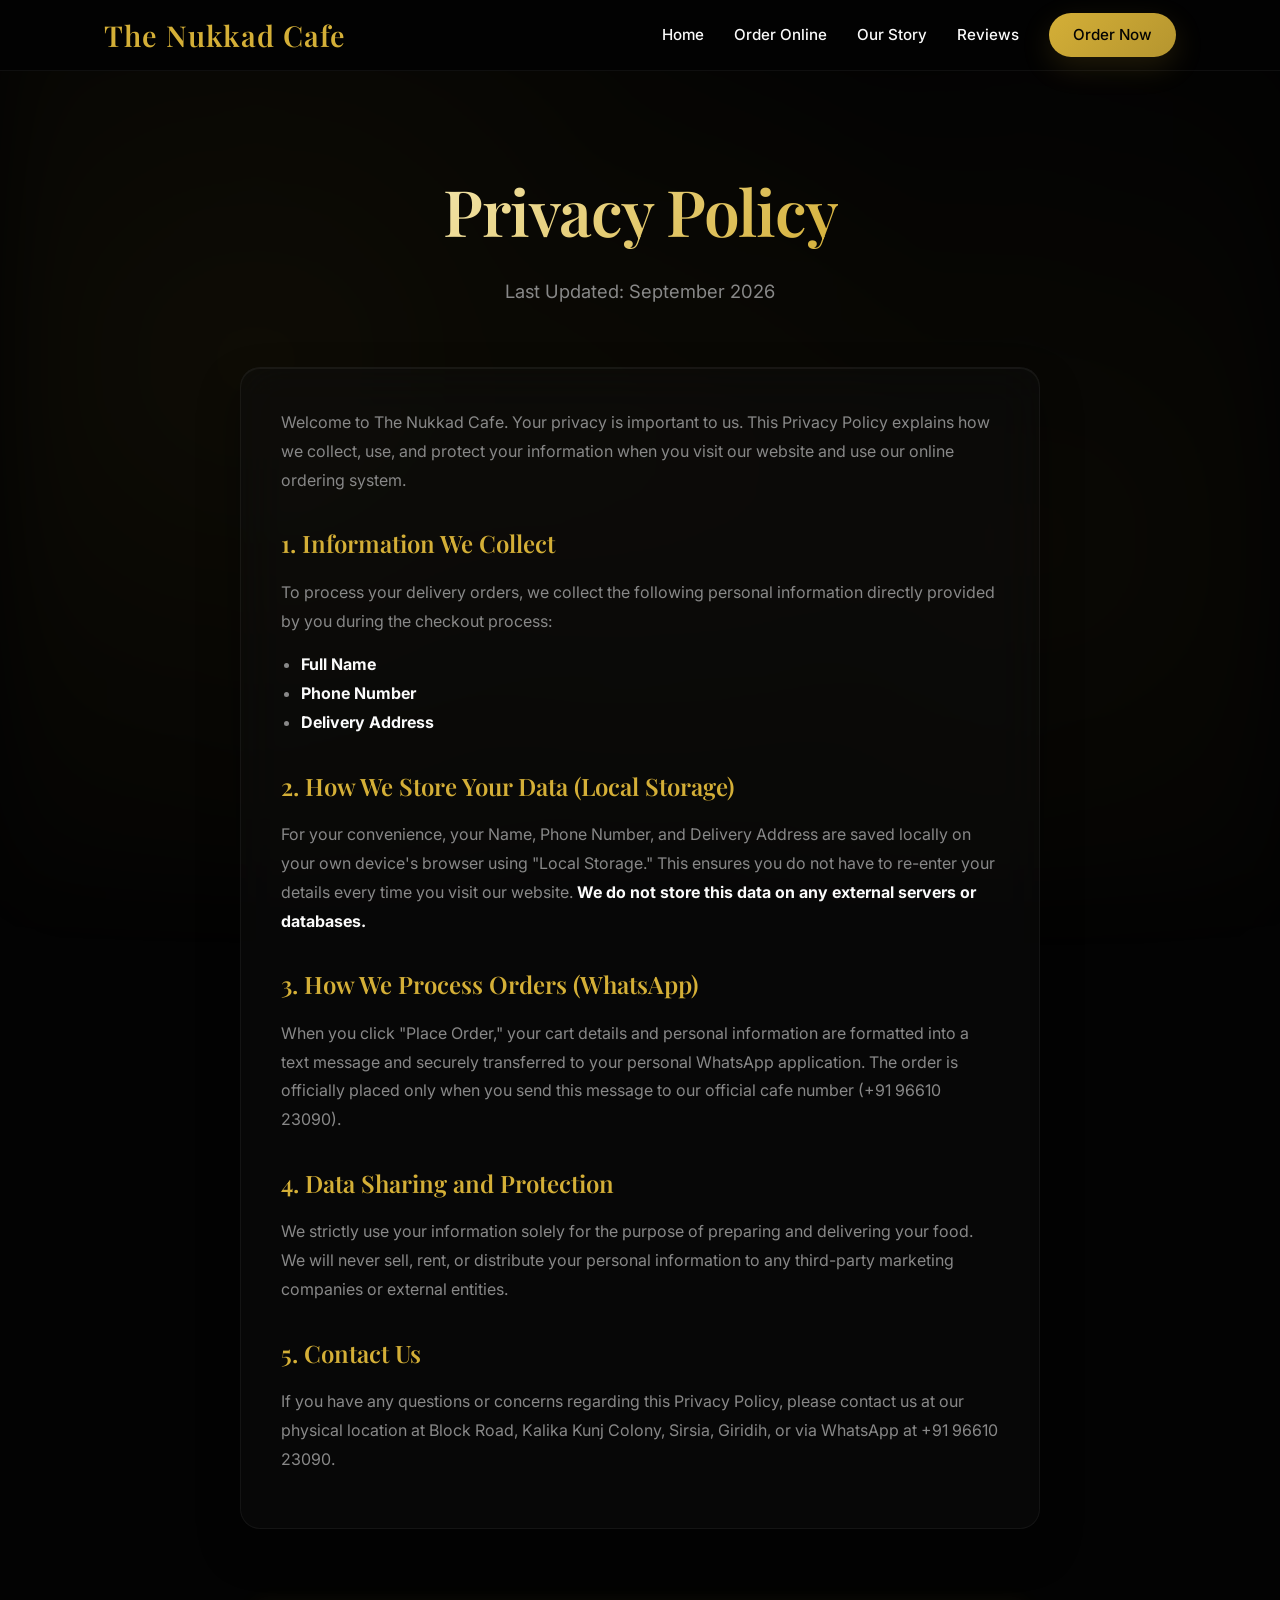
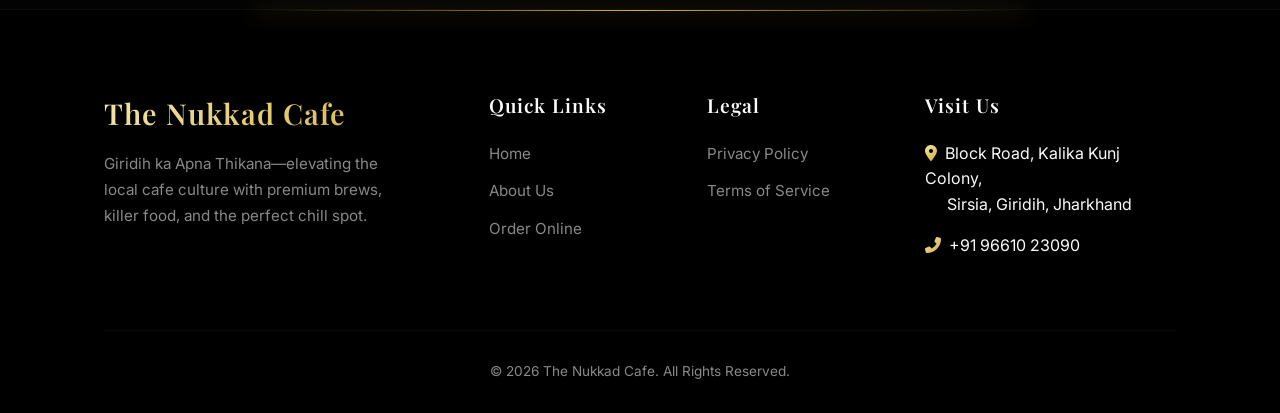
<file: privacy.html>
<!DOCTYPE html>
<html lang="en">
<head>
    <meta charset="UTF-8">
    <meta name="viewport" content="width=device-width, initial-scale=1.0">
    <title>Privacy Policy | The Nukkad Cafe</title>
    <link href="https://fonts.googleapis.com/css2?family=Inter:wght@300;400;500;600&family=Playfair+Display:ital,wght@0,400;0,600;0,700;1,400&display=swap" rel="stylesheet">
    <link rel="stylesheet" href="https://cdnjs.cloudflare.com/ajax/libs/font-awesome/6.4.0/css/all.min.css">
    <link rel="stylesheet" href="style.css">
    <style>
        .legal-content { max-width: 800px; margin: 0 auto; padding: 40px; }
        .legal-content h2 { color: var(--gold-primary); margin-top: 30px; margin-bottom: 15px; font-size: 1.5rem; }
        .legal-content p, .legal-content ul { color: var(--text-muted); margin-bottom: 15px; font-size: 1rem; line-height: 1.8; }
        .legal-content ul { padding-left: 20px; list-style-type: disc; }
        .legal-content strong { color: var(--text-main); }
    </style>
</head>
<body>
    <div class="ambient-bg"></div>

    <header id="header">
        <div class="container">
            <nav>
                <a href="index.html" class="brand-logo">The Nukkad Cafe</a>
                <ul class="nav-links" id="navLinks">
                    <li><a href="index.html">Home</a></li>
                    <li><a href="menu.html">Order Online</a></li>
                    <li><a href="experience.html">Our Story</a></li>
                    <li><a href="reviews.html">Reviews</a></li>
                    <li><a href="menu.html" class="btn btn-gold" style="color: #050505; padding: 10px 24px;">Order Now</a></li>
                </ul>
                <div class="mobile-menu-btn" id="menuBtn"><i class="fas fa-bars"></i></div>
            </nav>
        </div>
    </header>

    <main>
        <div class="container" style="padding-bottom: 80px;">
            <div class="subpage-header reveal">
                <h1 class="text-gold">Privacy Policy</h1>
                <p>Last Updated: September 2026</p>
            </div>
            
            <div class="legal-content glass-panel reveal delay-1">
                <p>Welcome to The Nukkad Cafe. Your privacy is important to us. This Privacy Policy explains how we collect, use, and protect your information when you visit our website and use our online ordering system.</p>

                <h2>1. Information We Collect</h2>
                <p>To process your delivery orders, we collect the following personal information directly provided by you during the checkout process:</p>
                <ul>
                    <li><strong>Full Name</strong></li>
                    <li><strong>Phone Number</strong></li>
                    <li><strong>Delivery Address</strong></li>
                </ul>

                <h2>2. How We Store Your Data (Local Storage)</h2>
                <p>For your convenience, your Name, Phone Number, and Delivery Address are saved locally on your own device's browser using "Local Storage." This ensures you do not have to re-enter your details every time you visit our website. <strong>We do not store this data on any external servers or databases.</strong></p>

                <h2>3. How We Process Orders (WhatsApp)</h2>
                <p>When you click "Place Order," your cart details and personal information are formatted into a text message and securely transferred to your personal WhatsApp application. The order is officially placed only when you send this message to our official cafe number (+91 96610 23090). </p>

                <h2>4. Data Sharing and Protection</h2>
                <p>We strictly use your information solely for the purpose of preparing and delivering your food. We will never sell, rent, or distribute your personal information to any third-party marketing companies or external entities.</p>
                
                <h2>5. Contact Us</h2>
                <p>If you have any questions or concerns regarding this Privacy Policy, please contact us at our physical location at Block Road, Kalika Kunj Colony, Sirsia, Giridih, or via WhatsApp at +91 96610 23090.</p>
            </div>
        </div>
    </main>

    <footer>
        <div class="container">
            <div class="footer-grid reveal">
                <div class="footer-brand">
                    <h3 class="brand-logo text-gold">The Nukkad Cafe</h3>
                    <p>Giridih ka Apna Thikana—elevating the local cafe culture with premium brews, killer food, and the perfect chill spot.</p>
                </div>
                <div>
                    <h4 class="footer-title">Quick Links</h4>
                    <ul class="footer-links">
                        <li><a href="index.html">Home</a></li>
                        <li><a href="experience.html">About Us</a></li>
                        <li><a href="menu.html">Order Online</a></li>
                    </ul>
                </div>
                <div>
                    <h4 class="footer-title">Legal</h4>
                    <ul class="footer-links">
                        <li><a href="privacy.html">Privacy Policy</a></li>
                        <li><a href="terms.html">Terms of Service</a></li>
                    </ul>
                </div>
                <div>
                    <h4 class="footer-title">Visit Us</h4>
                    <ul class="footer-links">
                        <li><i class="fas fa-map-marker-alt text-gold" style="margin-right: 8px;"></i>Block Road, Kalika Kunj Colony,<br><span style="padding-left: 22px;">Sirsia, Giridih, Jharkhand</span></li>
                        <li style="margin-top: 15px;"><i class="fas fa-phone-alt text-gold" style="margin-right: 8px;"></i>+91 96610 23090</li>
                    </ul>
                </div>
            </div>
            <div class="footer-bottom"><p>&copy; 2026 The Nukkad Cafe. All Rights Reserved.</p></div>
        </div>
    </footer>

    <script src="script.js"></script>
</body>
</html>
</file>
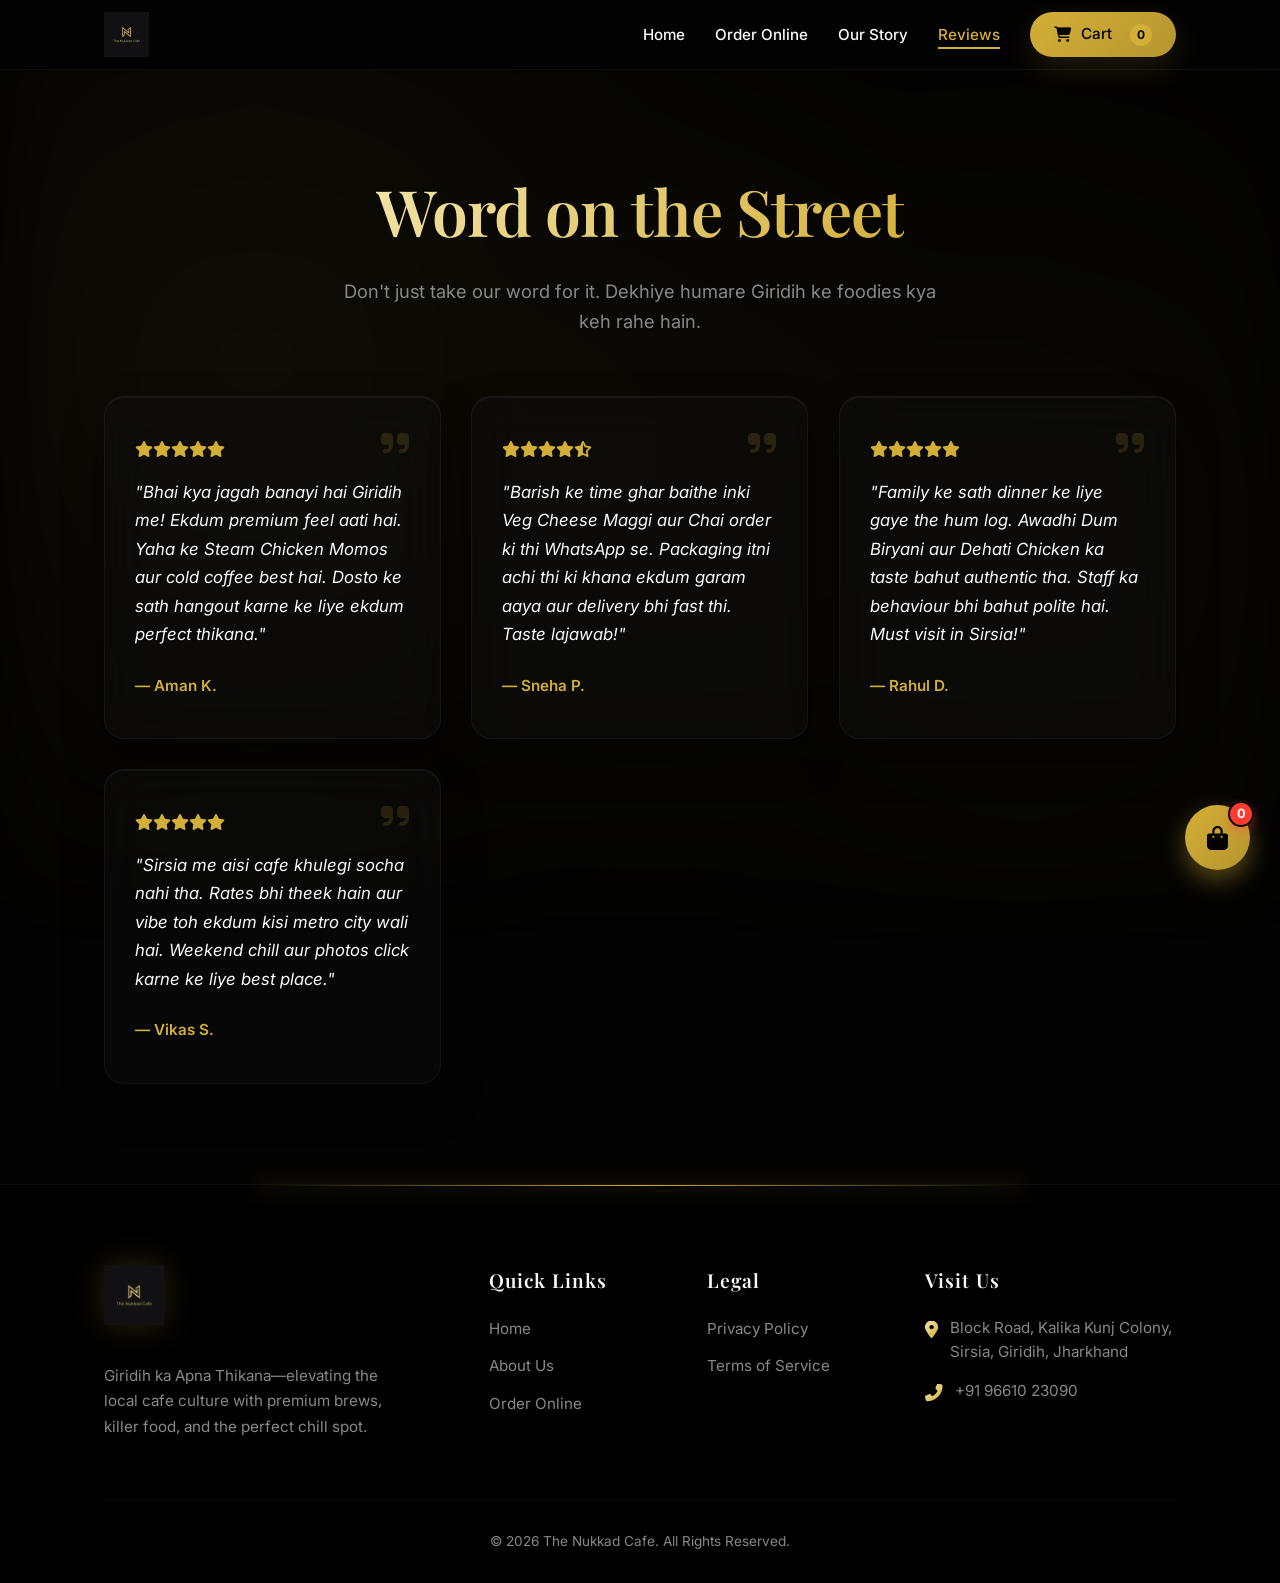
<file: reviews.html>
<!DOCTYPE html>
<html lang="en">
<head>
    <meta charset="UTF-8">
    <meta name="viewport" content="width=device-width, initial-scale=1.0">
    <title>Reviews | The Nukkad Cafe</title>
    
    <link rel="manifest" href="manifest.json">
    <meta name="theme-color" content="#D4AF37">
    <link rel="apple-touch-icon" href="logo.jpg">

    <meta property="og:title" content="The Nukkad Cafe | Apna Thikana in Giridih">
    <meta property="og:description" content="Giridih's premium cafe experience. Order our signature Momos, Biryani, and Chai online directly via WhatsApp!">
    <meta property="og:image" content="logo.jpg">
    <meta property="og:type" content="website">
    <meta property="og:site_name" content="The Nukkad Cafe">
    <meta property="og:image:width" content="1024">
    <meta property="og:image:height" content="1024">

    <link href="https://fonts.googleapis.com/css2?family=Inter:wght@300;400;500;600&family=Playfair+Display:ital,wght@0,400;0,600;0,700;1,400&display=swap" rel="stylesheet">
    <link rel="stylesheet" href="https://cdnjs.cloudflare.com/ajax/libs/font-awesome/6.4.0/css/all.min.css">
    <link rel="stylesheet" href="style.css">
</head>
<body>
    <div class="ambient-bg"></div>

    <header id="header">
        <div class="container">
            <nav>
                <a href="index.html" class="brand-logo">
                    <img src="logo.jpg" alt="The Nukkad Cafe" class="logo-img">
                </a>
                <ul class="nav-links" id="navLinks">
                    <li><a href="index.html">Home</a></li>
                    <li><a href="menu.html">Order Online</a></li>
                    <li><a href="experience.html">Our Story</a></li>
                    <li><a href="reviews.html" class="active-link">Reviews</a></li>
                    <li><a href="#" class="btn btn-gold" onclick="toggleCart(event)" style="color: #050505; padding: 10px 24px;"><i class="fas fa-shopping-cart"></i> Cart <span id="cart-count">0</span></a></li>
                </ul>
                <div class="mobile-menu-btn" id="menuBtn"><i class="fas fa-bars"></i></div>
            </nav>
        </div>
    </header>

    <main>
        <div class="container" style="padding-bottom: 100px;">
            <div class="subpage-header reveal">
                <h1 class="text-gold">Word on the Street</h1>
                <p>Don't just take our word for it. Dekhiye humare Giridih ke foodies kya keh rahe hain.</p>
            </div>
            
            <div class="testimonial-slider">
                <div class="testimonial-card glass-panel reveal delay-1">
                    <i class="fas fa-quote-right quote-icon"></i>
                    <div class="stars">
                        <i class="fas fa-star"></i><i class="fas fa-star"></i><i class="fas fa-star"></i><i class="fas fa-star"></i><i class="fas fa-star"></i>
                    </div>
                    <p class="testimonial-text">"Bhai kya jagah banayi hai Giridih me! Ekdum premium feel aati hai. Yaha ke Steam Chicken Momos aur cold coffee best hai. Dosto ke sath hangout karne ke liye ekdum perfect thikana."</p>
                    <span class="customer-name">— Aman K.</span>
                </div>
                
                <div class="testimonial-card glass-panel reveal delay-2">
                    <i class="fas fa-quote-right quote-icon"></i>
                    <div class="stars">
                        <i class="fas fa-star"></i><i class="fas fa-star"></i><i class="fas fa-star"></i><i class="fas fa-star"></i><i class="fas fa-star-half-alt"></i>
                    </div>
                    <p class="testimonial-text">"Barish ke time ghar baithe inki Veg Cheese Maggi aur Chai order ki thi WhatsApp se. Packaging itni achi thi ki khana ekdum garam aaya aur delivery bhi fast thi. Taste lajawab!"</p>
                    <span class="customer-name">— Sneha P.</span>
                </div>

                <div class="testimonial-card glass-panel reveal delay-3">
                    <i class="fas fa-quote-right quote-icon"></i>
                    <div class="stars">
                        <i class="fas fa-star"></i><i class="fas fa-star"></i><i class="fas fa-star"></i><i class="fas fa-star"></i><i class="fas fa-star"></i>
                    </div>
                    <p class="testimonial-text">"Family ke sath dinner ke liye gaye the hum log. Awadhi Dum Biryani aur Dehati Chicken ka taste bahut authentic tha. Staff ka behaviour bhi bahut polite hai. Must visit in Sirsia!"</p>
                    <span class="customer-name">— Rahul D.</span>
                </div>

                <div class="testimonial-card glass-panel reveal delay-1">
                    <i class="fas fa-quote-right quote-icon"></i>
                    <div class="stars">
                        <i class="fas fa-star"></i><i class="fas fa-star"></i><i class="fas fa-star"></i><i class="fas fa-star"></i><i class="fas fa-star"></i>
                    </div>
                    <p class="testimonial-text">"Sirsia me aisi cafe khulegi socha nahi tha. Rates bhi theek hain aur vibe toh ekdum kisi metro city wali hai. Weekend chill aur photos click karne ke liye best place."</p>
                    <span class="customer-name">— Vikas S.</span>
                </div>
            </div>
        </div>
    </main>

    <footer>
        <div class="container">
            <div class="footer-grid reveal">
                <div class="footer-brand">
                    <img src="logo.jpg" alt="The Nukkad Cafe" class="footer-logo-img">
                    <p>Giridih ka Apna Thikana—elevating the local cafe culture with premium brews, killer food, and the perfect chill spot.</p>
                </div>
                <div>
                    <h4 class="footer-title">Quick Links</h4>
                    <ul class="footer-links">
                        <li><a href="index.html">Home</a></li>
                        <li><a href="experience.html">About Us</a></li>
                        <li><a href="menu.html">Order Online</a></li>
                    </ul>
                </div>
                <div>
                    <h4 class="footer-title">Legal</h4>
                    <ul class="footer-links">
                        <li><a href="privacy.html">Privacy Policy</a></li>
                        <li><a href="terms.html">Terms of Service</a></li>
                    </ul>
                </div>
                <div>
                    <h4 class="footer-title">Visit Us</h4>
                    <ul class="footer-links">
                        <li class="address-li">
                            <i class="fas fa-map-marker-alt text-gold"></i>
                            <span>Block Road, Kalika Kunj Colony,<br>Sirsia, Giridih, Jharkhand</span>
                        </li>
                        <li class="address-li" style="margin-top: 15px;">
                            <i class="fas fa-phone-alt text-gold"></i>
                            <span>+91 96610 23090</span>
                        </li>
                    </ul>
                </div>
            </div>
            <div class="footer-bottom"><p>&copy; 2026 The Nukkad Cafe. All Rights Reserved.</p></div>
        </div>
    </footer>

    <div class="cart-overlay" id="cartOverlay" onclick="toggleCart(event)"></div>
    <div class="cart-sidebar glass-panel" id="cartSidebar">
        <div class="cart-header">
            <h2>Your Order</h2>
            <i class="fas fa-times close-cart" onclick="toggleCart(event)"></i>
        </div>
        <div class="cart-items" id="cartItems">
            <p class="empty-cart-msg">Your cart is empty</p>
        </div>
        <div class="cart-form-container" id="cartFormContainer" style="display: none;">
            <div class="cart-form-trigger" id="cartFormTrigger" onclick="toggleAddressForm()">
                <i class="fas fa-map-marker-alt"></i>
                <span>Add delivery details to continue</span>
                <i class="fas fa-chevron-down" id="cartFormChevron"></i>
            </div>
            <div class="cart-form-content" id="cartFormContent">
                <p class="address-warning">
                    <i class="fas fa-info-circle"></i> Please re-check your address and phone number as it will be used for delivery.
                </p>
                <div class="form-group"><input type="text" id="custName" placeholder="Your Name" required></div>
                <div class="form-group"><input type="tel" id="custPhone" placeholder="Phone Number" required></div>
                <div class="form-group"><textarea id="custAddress" placeholder="Complete Delivery Address" rows="2" required></textarea></div>
            </div>
        </div>
        <div class="cart-footer">
            <div class="cart-total">
                <span>Total:</span>
                <span class="text-gold" id="cartTotal">₹0</span>
            </div>
            <button class="btn btn-gold checkout-btn" onclick="checkoutWhatsApp()">
                <i class="fab fa-whatsapp" style="font-size: 1.2rem; margin-right: 8px;"></i> Place Order
            </button>
        </div>
    </div>

    <div class="floating-cart-btn" onclick="toggleCart(event)">
        <i class="fas fa-shopping-bag"></i>
        <span class="floating-cart-count" id="floating-cart-count">0</span>
    </div>

    <script src="script.js"></script>
</body>
</html>
</file>
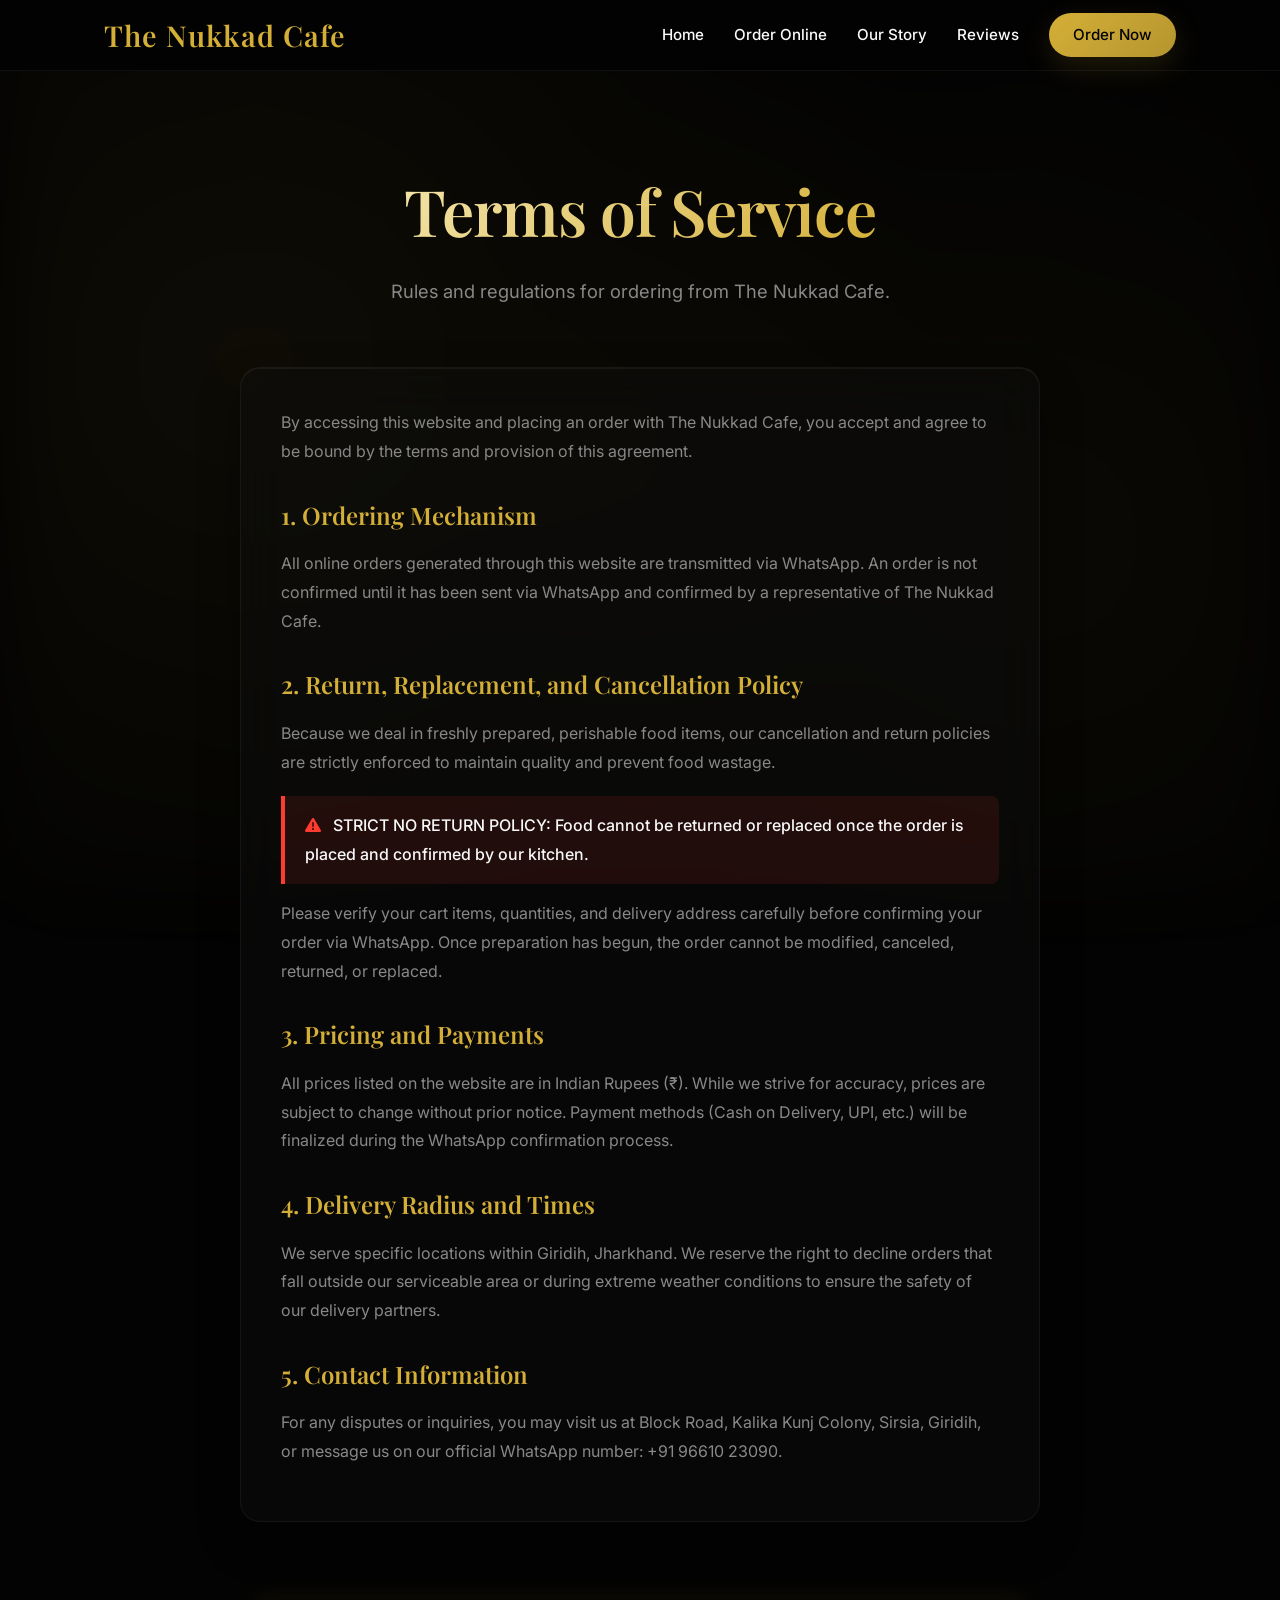
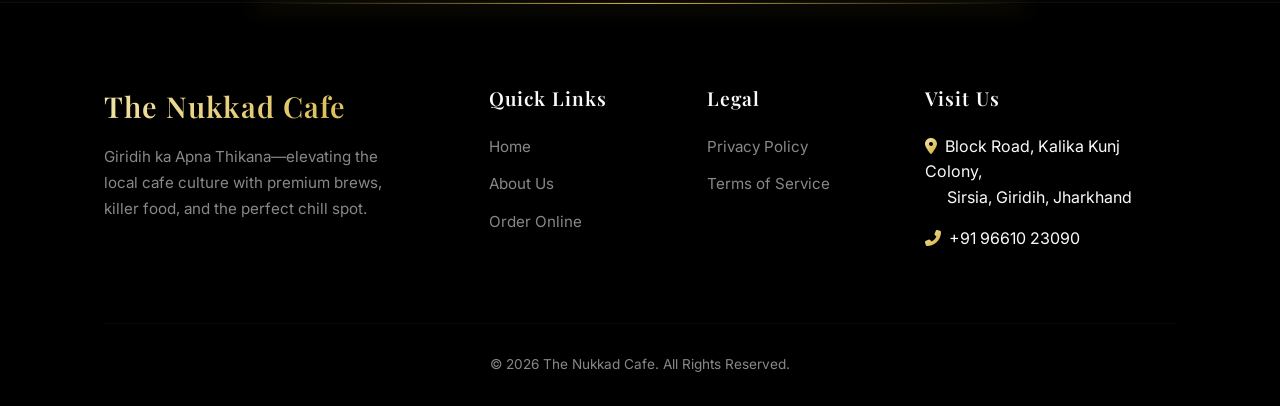
<file: terms.html>
<!DOCTYPE html>
<html lang="en">
<head>
    <meta charset="UTF-8">
    <meta name="viewport" content="width=device-width, initial-scale=1.0">
    <title>Terms of Service | The Nukkad Cafe</title>
    <link href="https://fonts.googleapis.com/css2?family=Inter:wght@300;400;500;600&family=Playfair+Display:ital,wght@0,400;0,600;0,700;1,400&display=swap" rel="stylesheet">
    <link rel="stylesheet" href="https://cdnjs.cloudflare.com/ajax/libs/font-awesome/6.4.0/css/all.min.css">
    <link rel="stylesheet" href="style.css">
    <style>
        .legal-content { max-width: 800px; margin: 0 auto; padding: 40px; }
        .legal-content h2 { color: var(--gold-primary); margin-top: 30px; margin-bottom: 15px; font-size: 1.5rem; }
        .legal-content p, .legal-content ul { color: var(--text-muted); margin-bottom: 15px; font-size: 1rem; line-height: 1.8; }
        .legal-content ul { padding-left: 20px; list-style-type: disc; }
        .legal-content strong { color: var(--text-main); }
        .strict-policy { background: rgba(255, 59, 48, 0.1); border-left: 4px solid #FF3B30; padding: 15px 20px; border-radius: 0 8px 8px 0; margin-top: 20px; }
        .strict-policy p { color: #F8F8F8; margin: 0; font-weight: 500; }
    </style>
</head>
<body>
    <div class="ambient-bg"></div>

    <header id="header">
        <div class="container">
            <nav>
                <a href="index.html" class="brand-logo">The Nukkad Cafe</a>
                <ul class="nav-links" id="navLinks">
                    <li><a href="index.html">Home</a></li>
                    <li><a href="menu.html">Order Online</a></li>
                    <li><a href="experience.html">Our Story</a></li>
                    <li><a href="reviews.html">Reviews</a></li>
                    <li><a href="menu.html" class="btn btn-gold" style="color: #050505; padding: 10px 24px;">Order Now</a></li>
                </ul>
                <div class="mobile-menu-btn" id="menuBtn"><i class="fas fa-bars"></i></div>
            </nav>
        </div>
    </header>

    <main>
        <div class="container" style="padding-bottom: 80px;">
            <div class="subpage-header reveal">
                <h1 class="text-gold">Terms of Service</h1>
                <p>Rules and regulations for ordering from The Nukkad Cafe.</p>
            </div>
            
            <div class="legal-content glass-panel reveal delay-1">
                <p>By accessing this website and placing an order with The Nukkad Cafe, you accept and agree to be bound by the terms and provision of this agreement.</p>

                <h2>1. Ordering Mechanism</h2>
                <p>All online orders generated through this website are transmitted via WhatsApp. An order is not confirmed until it has been sent via WhatsApp and confirmed by a representative of The Nukkad Cafe.</p>

                <h2>2. Return, Replacement, and Cancellation Policy</h2>
                <p>Because we deal in freshly prepared, perishable food items, our cancellation and return policies are strictly enforced to maintain quality and prevent food wastage.</p>
                
                <div class="strict-policy">
                    <p><i class="fas fa-exclamation-triangle" style="color: #FF3B30; margin-right: 8px;"></i> STRICT NO RETURN POLICY: Food cannot be returned or replaced once the order is placed and confirmed by our kitchen.</p>
                </div>
                
                <p style="margin-top: 15px;">Please verify your cart items, quantities, and delivery address carefully before confirming your order via WhatsApp. Once preparation has begun, the order cannot be modified, canceled, returned, or replaced.</p>

                <h2>3. Pricing and Payments</h2>
                <p>All prices listed on the website are in Indian Rupees (₹). While we strive for accuracy, prices are subject to change without prior notice. Payment methods (Cash on Delivery, UPI, etc.) will be finalized during the WhatsApp confirmation process.</p>

                <h2>4. Delivery Radius and Times</h2>
                <p>We serve specific locations within Giridih, Jharkhand. We reserve the right to decline orders that fall outside our serviceable area or during extreme weather conditions to ensure the safety of our delivery partners.</p>

                <h2>5. Contact Information</h2>
                <p>For any disputes or inquiries, you may visit us at Block Road, Kalika Kunj Colony, Sirsia, Giridih, or message us on our official WhatsApp number: +91 96610 23090.</p>
            </div>
        </div>
    </main>

    <footer>
        <div class="container">
            <div class="footer-grid reveal">
                <div class="footer-brand">
                    <h3 class="brand-logo text-gold">The Nukkad Cafe</h3>
                    <p>Giridih ka Apna Thikana—elevating the local cafe culture with premium brews, killer food, and the perfect chill spot.</p>
                </div>
                <div>
                    <h4 class="footer-title">Quick Links</h4>
                    <ul class="footer-links">
                        <li><a href="index.html">Home</a></li>
                        <li><a href="experience.html">About Us</a></li>
                        <li><a href="menu.html">Order Online</a></li>
                    </ul>
                </div>
                <div>
                    <h4 class="footer-title">Legal</h4>
                    <ul class="footer-links">
                        <li><a href="privacy.html">Privacy Policy</a></li>
                        <li><a href="terms.html">Terms of Service</a></li>
                    </ul>
                </div>
                <div>
                    <h4 class="footer-title">Visit Us</h4>
                    <ul class="footer-links">
                        <li><i class="fas fa-map-marker-alt text-gold" style="margin-right: 8px;"></i>Block Road, Kalika Kunj Colony,<br><span style="padding-left: 22px;">Sirsia, Giridih, Jharkhand</span></li>
                        <li style="margin-top: 15px;"><i class="fas fa-phone-alt text-gold" style="margin-right: 8px;"></i>+91 96610 23090</li>
                    </ul>
                </div>
            </div>
            <div class="footer-bottom"><p>&copy; 2026 The Nukkad Cafe. All Rights Reserved.</p></div>
        </div>
    </footer>

    <script src="script.js"></script>
</body>
</html>
</file>
<file: style.css>
:root {
    --bg-deep: #030303; 
    --bg-surface: #0a0a0a;
    --gold-primary: #D4AF37;
    --gold-hover: #F3E5AB;
    --gold-glow: rgba(212, 175, 55, 0.4);
    --gold-muted: rgba(212, 175, 55, 0.15);
    --text-main: #FAFAFA;
    --text-muted: #888888;
    --glass-bg: rgba(15, 15, 15, 0.4);
    --glass-border: rgba(255, 255, 255, 0.05);
    --glass-highlight: rgba(212, 175, 55, 0.1);
    --ease-out-expo: cubic-bezier(0.16, 1, 0.3, 1);
    --ease-in-out: cubic-bezier(0.65, 0, 0.35, 1);
    --transition: all 0.5s var(--ease-out-expo);
    --transition-fast: all 0.3s var(--ease-out-expo);
}

* { margin: 0; padding: 0; box-sizing: border-box; }
html { scroll-behavior: smooth; font-size: 16px; }

::-webkit-scrollbar { width: 8px; }
::-webkit-scrollbar-track { background: var(--bg-deep); }
::-webkit-scrollbar-thumb { background: #222; border-radius: 10px; }
::-webkit-scrollbar-thumb:hover { background: var(--gold-muted); }

body { 
    font-family: 'Inter', sans-serif; 
    background-color: var(--bg-deep); 
    color: var(--text-main); 
    line-height: 1.6; 
    overflow-x: hidden; 
    display: flex; 
    flex-direction: column; 
    min-height: 100vh; 
    -webkit-font-smoothing: antialiased; 
}

h1, h2, h3, h4 { font-family: 'Playfair Display', serif; font-weight: 600; }
a { text-decoration: none; color: inherit; }
ul { list-style: none; }
main { flex: 1; overflow-x: hidden; }

.ambient-bg {
    position: fixed; top: 0; left: 0; width: 100vw; height: 100vh; z-index: -1;
    background: radial-gradient(circle at 20% 40%, rgba(212, 175, 55, 0.06), transparent 60%),
                radial-gradient(circle at 80% 60%, rgba(212, 175, 55, 0.04), transparent 50%);
    animation: driftBg 20s var(--ease-in-out) infinite alternate; filter: blur(40px);
}
@keyframes driftBg { 0% { transform: scale(1) translate(0, 0); } 100% { transform: scale(1.1) translate(-2%, 2%); } }

.container { width: 100%; max-width: 1200px; margin: 0 auto; padding: 0 5%; }
.text-gold { background: linear-gradient(135deg, var(--gold-hover), var(--gold-primary)); -webkit-background-clip: text; -webkit-text-fill-color: transparent; display: inline-block; }
.text-center { text-align: center; }

.glass-panel { 
    background: var(--glass-bg); backdrop-filter: blur(24px); -webkit-backdrop-filter: blur(24px); 
    border: 1px solid var(--glass-border); border-radius: 20px; 
    box-shadow: 0 20px 40px rgba(0,0,0,0.4), inset 0 1px 0 rgba(255,255,255,0.05); transition: var(--transition);
}
.glass-panel:hover { border-color: var(--glass-highlight); box-shadow: 0 30px 60px rgba(0,0,0,0.6), 0 0 20px rgba(212,175,55,0.05); }

.reveal { opacity: 0; transform: translateY(30px) scale(0.98); transition: 1s var(--ease-out-expo); will-change: transform, opacity; }
.reveal.active { opacity: 1; transform: translateY(0) scale(1); }
.delay-1 { transition-delay: 0.1s; } .delay-2 { transition-delay: 0.2s; } .delay-3 { transition-delay: 0.3s; }

.btn { 
    display: inline-flex; align-items: center; justify-content: center; gap: 10px;
    padding: clamp(12px, 3vw, 16px) clamp(24px, 5vw, 36px); 
    border-radius: 50px; font-weight: 500; font-size: clamp(0.9rem, 2vw, 1rem); 
    cursor: pointer; transition: var(--transition); border: none; outline: none; 
    position: relative; overflow: hidden; z-index: 1; text-align: center;
}
.btn-gold { background: linear-gradient(135deg, var(--gold-primary), #B5952F); color: var(--bg-deep); box-shadow: 0 10px 30px var(--gold-muted); font-weight: 600; }
.btn-gold:hover { transform: translateY(-4px) scale(1.02); box-shadow: 0 15px 40px var(--gold-glow); background: linear-gradient(135deg, var(--gold-hover), var(--gold-primary)); }
.btn-outline { background: rgba(20,20,20,0.5); backdrop-filter: blur(10px); color: var(--text-main); border: 1px solid var(--glass-border); }
.btn-outline:hover { background: var(--gold-muted); border-color: var(--gold-primary); transform: translateY(-4px); color: var(--gold-primary); }

/* --- Premium Logo & Text Sizing --- */
.brand-logo { 
    display: flex; 
    align-items: center; 
    gap: 12px; /* Space between logo and text */
    font-family: 'Playfair Display', serif; 
    font-weight: 600; 
    font-size: clamp(1.2rem, 4vw, 1.8rem); 
    color: var(--gold-primary); 
    letter-spacing: 1px; 
    transition: var(--transition); 
}
.brand-logo:hover { text-shadow: 0 0 15px var(--gold-glow); }
.logo-img { height: 45px; width: auto; object-fit: contain; transition: var(--transition); display: block; }
.logo-img:hover { transform: scale(1.05); filter: drop-shadow(0 0 10px var(--gold-glow)); }
.footer-logo-img { height: 60px; width: auto; margin-bottom: 15px; object-fit: contain; filter: drop-shadow(0 0 15px rgba(212,175,55,0.2)); }

header { position: fixed; top: 0; left: 0; width: 100%; z-index: 1000; transition: padding 0.5s var(--ease-out-expo), background 0.5s ease; padding: 20px 0; }
header.scrolled, body:not(.home-page) header { padding: 12px 0; background: rgba(3, 3, 3, 0.9); backdrop-filter: blur(30px); -webkit-backdrop-filter: blur(30px); border-bottom: 1px solid var(--glass-border); }
nav { display: flex; justify-content: space-between; align-items: center; }
.nav-links { display: flex; gap: 30px; align-items: center; }
.nav-links a { font-size: 0.95rem; font-weight: 500; transition: var(--transition-fast); color: var(--text-main); position: relative; }
.nav-links a::after { content: ''; position: absolute; width: 0; height: 2px; bottom: -5px; left: 0; background-color: var(--gold-primary); transition: width 0.3s var(--ease-out-expo); }
.nav-links a:hover::after, .nav-links a.active-link::after { width: 100%; }
.nav-links a:hover, .nav-links a.active-link { color: var(--gold-primary); }
.nav-links a.btn { padding: 10px 24px; color: var(--bg-deep) !important; }
.nav-links a.btn::after { display: none; }
.mobile-menu-btn { display: none; font-size: 1.5rem; color: var(--gold-primary); cursor: pointer; transition: var(--transition); }
.mobile-menu-btn:hover { transform: scale(1.1); }

.subpage-header { padding-top: clamp(120px, 15vw, 160px); padding-bottom: clamp(40px, 8vw, 60px); text-align: center; }
.subpage-header h1 { font-size: clamp(2.5rem, 6vw, 4rem); margin-bottom: 15px; letter-spacing: -1px; }
.subpage-header p { color: var(--text-muted); max-width: 600px; margin: 0 auto; font-size: clamp(1rem, 3vw, 1.15rem); }

.hero { min-height: 100vh; display: flex; align-items: center; padding-top: 80px; position: relative; }
.hero-content { max-width: 900px; margin: 0 auto; text-align: center; width: 100%; }
.hero h1 { font-size: clamp(2.8rem, 8vw, 5.5rem); line-height: 1.1; margin-bottom: 25px; letter-spacing: -1px; }
.hero p { font-size: clamp(1rem, 3vw, 1.2rem); color: var(--text-muted); margin-bottom: 45px; max-width: 650px; margin-inline: auto; font-weight: 300;}
.hero-btns { display: flex; gap: 20px; justify-content: center; flex-wrap: wrap; }

.social-proof { padding: clamp(30px, 5vw, 50px) 0; border-top: 1px solid var(--glass-border); border-bottom: 1px solid var(--glass-border); background: linear-gradient(90deg, transparent, rgba(20,20,20,0.6), transparent); }
.proof-container { display: flex; justify-content: space-around; align-items: center; flex-wrap: wrap; gap: 30px;}
.proof-item { text-align: center; transition: var(--transition); flex: 1; min-width: 140px; }
.proof-item:hover { transform: translateY(-5px) scale(1.05); }
.proof-item h4 { font-size: clamp(2rem, 5vw, 2.5rem); color: var(--text-main); margin-bottom: 5px; font-weight: 700; }
.proof-item p { font-size: clamp(0.75rem, 2vw, 0.85rem); color: var(--gold-primary); text-transform: uppercase; letter-spacing: 1px; font-weight: 600;}

section { padding: clamp(60px, 10vw, 100px) 0; }
.section-header { text-align: center; margin-bottom: clamp(40px, 8vw, 70px); }
.section-header h2 { font-size: clamp(2.2rem, 5vw, 3rem); margin-bottom: 15px; letter-spacing: -1px; }
.section-header p { color: var(--text-muted); max-width: 600px; margin: 0 auto; font-size: clamp(1rem, 3vw, 1.1rem); }

.features-grid, .values-grid { display: grid; grid-template-columns: repeat(auto-fit, minmax(280px, 1fr)); gap: clamp(20px, 4vw, 40px); }
.feature-card { padding: clamp(30px, 5vw, 50px) clamp(20px, 4vw, 40px); text-align: center; position: relative; overflow: hidden; }
.feature-icon { font-size: 2.5rem; color: var(--gold-primary); margin-bottom: 25px; transition: transform 0.5s var(--ease-out-expo); display: inline-block; }
.feature-card:hover .feature-icon { transform: scale(1.2) translateY(-10px); }
.feature-card h3 { margin-bottom: 15px; font-size: clamp(1.3rem, 3vw, 1.6rem); }
.feature-card p { color: var(--text-muted); font-size: clamp(0.95rem, 2.5vw, 1rem); line-height: 1.7;}

.testimonial-slider { display: grid; grid-template-columns: repeat(auto-fit, minmax(300px, 1fr)); gap: 30px; }
.testimonial-card { padding: 40px 30px; position: relative; display: flex; flex-direction: column; gap: 15px;}
.quote-icon { font-size: 2rem; color: var(--gold-muted); position: absolute; top: 30px; right: 30px; }
.stars { color: var(--gold-primary); font-size: 1rem; }
.testimonial-text { font-size: 1.05rem; line-height: 1.7; color: var(--text-main); font-style: italic; flex-grow: 1; }
.customer-name { color: var(--gold-primary); font-weight: 600; font-size: 0.95rem; margin-top: 10px; display: block; }

.gallery-section { padding: clamp(60px, 10vw, 100px) 0; position: relative; }
.masonry-gallery { display: grid; grid-template-columns: repeat(auto-fit, minmax(250px, 1fr)); grid-auto-rows: clamp(180px, 25vw, 250px); grid-auto-flow: dense; gap: 20px; }
.gallery-item { position: relative; border-radius: 16px; overflow: hidden; background: var(--glass-bg); border: 1px solid var(--glass-border); transition: var(--transition); cursor: pointer; }
.gallery-item.tall { grid-row: span 2; }
.gallery-item.wide { grid-column: span 2; }
.gallery-item img { width: 100%; height: 100%; object-fit: cover; transition: transform 0.8s var(--ease-out-expo); }
.gallery-placeholder { width: 100%; height: 100%; display: flex; flex-direction: column; align-items: center; justify-content: center; gap: 15px; background: linear-gradient(135deg, rgba(20,20,20,0.8), rgba(5,5,5,0.9)); color: var(--gold-muted); transition: transform 0.8s var(--ease-out-expo), color 0.4s ease; text-align: center; padding: 20px;}
.gallery-placeholder i { font-size: clamp(2rem, 5vw, 3rem); }
.gallery-placeholder span { font-size: clamp(1rem, 2.5vw, 1.1rem); font-weight: 500; font-family: 'Playfair Display', serif; }
.gallery-item:hover { border-color: var(--gold-primary); box-shadow: 0 15px 30px rgba(0,0,0,0.5), 0 0 20px rgba(212,175,55,0.1); transform: translateY(-5px); z-index: 2; }
.gallery-item:hover img, .gallery-item:hover .gallery-placeholder { transform: scale(1.05); }
.gallery-item:hover .gallery-placeholder { color: var(--gold-primary); }

.cta-section { text-align: center; padding: clamp(80px, 12vw, 120px) 0; background: radial-gradient(circle at center, rgba(212,175,55,0.08) 0%, transparent 70%); }
.cta-box { padding: clamp(40px, 8vw, 80px) clamp(20px, 5vw, 40px); max-width: 900px; margin: 0 auto; text-align: center; border-radius: 30px; }
.cta-box h2 { font-size: clamp(2rem, 5vw, 3.5rem); margin-bottom: 20px; }
.cta-box p { font-size: clamp(1rem, 3vw, 1.1rem); color: var(--text-muted); margin-bottom: 40px; font-weight: 300;}

footer { background: #000; padding: clamp(50px, 8vw, 80px) 0 30px; border-top: 1px solid var(--glass-border); margin-top: auto; position: relative; }
footer::before { content: ''; position: absolute; top: 0; left: 50%; transform: translateX(-50%); width: 60%; height: 1px; background: linear-gradient(90deg, transparent, var(--gold-primary), transparent); box-shadow: 0 0 20px var(--gold-primary); }
.footer-grid { display: grid; grid-template-columns: 2fr 1fr 1fr 1.5fr; gap: clamp(30px, 5vw, 50px); margin-bottom: 60px; }
.footer-brand p { color: var(--text-muted); margin-top: 15px; font-size: 0.95rem; max-width: 300px; line-height: 1.7;}
.footer-title { color: var(--text-main); font-size: 1.2rem; margin-bottom: 20px; font-weight: 600; letter-spacing: 1px;}
.footer-links li { margin-bottom: 12px; transition: var(--transition-fast); }
.footer-links a { color: var(--text-muted); font-size: 0.95rem; transition: var(--transition-fast); display: inline-block;}
.footer-links a:hover { color: var(--gold-primary); transform: translateX(5px); }
.address-li { display: flex; align-items: flex-start; gap: 12px; color: var(--text-muted); font-size: 0.95rem; line-height: 1.6; }
.address-li i { margin-top: 5px; font-size: 1.1rem; flex-shrink: 0;}
.social-icons { display: flex; gap: 15px; margin-top: 25px; flex-wrap: wrap;}
.social-icons a { width: 45px; height: 45px; border-radius: 50%; background: var(--bg-surface); border: 1px solid var(--glass-border); display: flex; align-items: center; justify-content: center; transition: var(--transition); color: var(--text-main); }
.social-icons a:hover { background: var(--gold-primary); color: var(--bg-deep); border-color: var(--gold-primary); transform: translateY(-5px) rotate(8deg); box-shadow: 0 10px 20px var(--gold-glow); }
.footer-bottom { text-align: center; padding-top: 30px; border-top: 1px solid rgba(255,255,255,0.03); color: var(--text-muted); font-size: 0.85rem; }

.menu-category { margin-top: clamp(30px, 6vw, 50px); margin-bottom: 25px; border-bottom: 1px solid var(--glass-border); padding-bottom: 10px; }
.menu-category h2 { color: var(--gold-primary); font-size: clamp(1.4rem, 4vw, 1.8rem); text-transform: uppercase; letter-spacing: 2px; }

.premium-menu-list { display: grid; grid-template-columns: repeat(auto-fit, minmax(280px, 1fr)); gap: 20px; }
.menu-item-row { display: flex; justify-content: space-between; align-items: center; padding: 18px 20px; background: rgba(20,20,20,0.4); backdrop-filter: blur(10px); border: 1px solid var(--glass-border); border-radius: 12px; transition: var(--transition); flex-wrap: wrap; gap: 15px;}
.menu-item-row:hover { border-color: var(--gold-primary); background: rgba(30,30,30,0.6); transform: translateY(-3px); box-shadow: 0 5px 15px rgba(0,0,0,0.3); }
.item-title-group { flex: 1; min-width: 150px; }
.item-title-group h3 { font-size: 1.05rem; color: var(--text-main); font-family: 'Inter', sans-serif; font-weight: 500; }
.single-price-action { display: flex; align-items: center; gap: 15px; }
.single-price { color: var(--gold-primary); font-weight: 600; font-size: 1.1rem;}
.variant-group { display: flex; flex-direction: column; gap: 10px; }
.variant-row { display: flex; justify-content: flex-end; align-items: center; gap: 12px; }
.variant-label { color: var(--text-muted); font-size: 0.9rem; min-width: 50px; text-align: right; }
.variant-price { color: var(--gold-primary); font-weight: 600; min-width: 45px; text-align: right; }
.btn-add-sm { background: transparent; border: 1px solid var(--glass-border); color: var(--text-main); padding: 6px 14px; border-radius: 6px; cursor: pointer; transition: var(--transition); font-size: 0.85rem; display: flex; align-items: center; gap: 5px; flex-shrink: 0;}
.btn-add-sm:hover { background: var(--gold-primary); color: var(--bg-deep); border-color: var(--gold-primary); }

.cart-form-container { border-top: 1px solid var(--glass-border); background: rgba(0,0,0,0.5); flex-shrink: 0; }
.cart-form-trigger { padding: 18px 20px; display: flex; align-items: center; gap: 10px; cursor: pointer; color: var(--gold-primary); background: linear-gradient(90deg, rgba(212, 175, 55, 0.05), rgba(212, 175, 55, 0.15)); transition: var(--transition-fast); border-bottom: 1px solid transparent; }
.cart-form-trigger:hover { background: linear-gradient(90deg, rgba(212, 175, 55, 0.1), rgba(212, 175, 55, 0.2)); }
.cart-form-trigger span { flex: 1; font-weight: 600; font-size: 0.9rem; }
.cart-form-trigger i.fa-chevron-down { transition: transform 0.5s var(--ease-out-expo); }
.cart-form-trigger.active i.fa-chevron-down { transform: rotate(180deg); }
.cart-form-content { max-height: 0; overflow: hidden; transition: max-height 0.6s var(--ease-out-expo), padding 0.6s var(--ease-out-expo); padding: 0 20px; }
.cart-form-content.active { max-height: 600px; padding: 20px; }
.address-warning { font-size: 0.85rem; color: var(--gold-hover); margin-bottom: 15px; display: flex; align-items: flex-start; gap: 10px; line-height: 1.5; background: rgba(212, 175, 55, 0.08); padding: 12px; border-radius: 8px; border-left: 3px solid var(--gold-primary); }
.form-group { margin-bottom: 12px; }
.form-group input, .form-group textarea { width: 100%; padding: 14px 16px; background: rgba(10, 10, 10, 0.8); border: 1px solid var(--glass-border); border-radius: 10px; color: var(--text-main); font-family: 'Inter', sans-serif; font-size: 0.95rem; transition: var(--transition-fast); outline: none; box-shadow: inset 0 2px 4px rgba(0,0,0,0.2); }
.form-group input::placeholder, .form-group textarea::placeholder { color: #666; }
.form-group input:focus, .form-group textarea:focus { border-color: var(--gold-primary); background: #111; box-shadow: 0 0 15px var(--glass-highlight), inset 0 2px 4px rgba(0,0,0,0.2); }
.form-group textarea { resize: vertical; min-height: 70px;}

.cart-overlay { position: fixed; top: 0; left: 0; width: 100vw; height: 100vh; background: rgba(0,0,0,0.8); backdrop-filter: blur(8px); -webkit-backdrop-filter: blur(8px); z-index: 1005; opacity: 0; visibility: hidden; transition: var(--transition); }
.cart-overlay.active { opacity: 1; visibility: visible; }
.cart-sidebar { position: fixed; top: 0; right: -100%; width: 100%; max-width: 420px; height: 100vh; background: rgba(8,8,8,0.98); backdrop-filter: blur(30px); border-left: 1px solid var(--glass-border); z-index: 1010; transition: right 0.6s var(--ease-out-expo); display: flex; flex-direction: column; box-shadow: -20px 0 60px rgba(0,0,0,0.6); }
.cart-sidebar.active { right: 0; }
.cart-header { padding: 25px 20px; border-bottom: 1px solid var(--glass-border); display: flex; justify-content: space-between; align-items: center; }
.cart-header h2 { color: var(--text-main); font-size: 1.5rem; letter-spacing: -0.5px;}
.close-cart { width: 36px; height: 36px; border-radius: 50%; background: var(--glass-bg); display: flex; align-items: center; justify-content: center; font-size: 1.1rem; cursor: pointer; color: var(--text-muted); transition: var(--transition-fast); border: 1px solid var(--glass-border); }
.close-cart:hover { color: var(--gold-primary); border-color: var(--gold-primary); transform: rotate(90deg) scale(1.1); background: transparent;}
.cart-items { flex: 1; overflow-y: auto; padding: 20px; display: flex; flex-direction: column; gap: 12px; }
.empty-cart-msg { text-align: center; color: #555; font-style: italic; margin-top: 30px; font-size: 1rem;}
.cart-item { display: flex; justify-content: space-between; align-items: center; padding: 15px; background: rgba(255,255,255,0.02); border: 1px solid var(--glass-border); border-radius: 12px; transition: var(--transition-fast); }
.cart-item:hover { border-color: var(--glass-highlight); background: rgba(255,255,255,0.04); transform: translateX(-2px);}
.item-details h4 { font-size: 1rem; margin-bottom: 5px; font-family: 'Inter', sans-serif;}
.item-price { color: var(--gold-primary); font-weight: 600; font-size: 0.9rem; }
.item-controls { display: flex; align-items: center; gap: 10px; background: rgba(0,0,0,0.4); padding: 4px; border-radius: 30px;}
.qty-btn { background: transparent; border: none; color: var(--text-muted); width: 26px; height: 26px; border-radius: 50%; cursor: pointer; display: flex; align-items: center; justify-content: center; transition: var(--transition-fast); font-size: 1.1rem; }
.qty-btn:hover { background: var(--gold-primary); color: var(--bg-deep); }
.item-controls span { font-weight: 600; width: 20px; text-align: center; font-size: 0.95rem;}
.cart-footer { padding: 25px 20px; border-top: 1px solid var(--glass-border); background: #000; }
.cart-total { display: flex; justify-content: space-between; align-items: center; font-size: 1.2rem; font-weight: 600; margin-bottom: 20px; }
.checkout-btn { width: 100%; border-radius: 12px; padding: 16px; font-size: 1.05rem; background: #25D366; color: #fff; border: none; font-weight: 600; box-shadow: 0 10px 25px rgba(37, 211, 102, 0.2); transition: var(--transition); display: flex; justify-content: center; align-items: center; cursor: pointer; }
.checkout-btn:not(:disabled):hover { background: #1EBE5D; box-shadow: 0 15px 35px rgba(37, 211, 102, 0.4); transform: translateY(-3px) scale(1.02); }
#cart-count { background: var(--gold-primary); color: var(--bg-deep); font-size: 0.75rem; min-width: 22px; height: 22px; border-radius: 50%; margin-left: 8px; font-weight: 700; display: inline-flex; align-items: center; justify-content: center; }

.floating-cart-btn {
    position: fixed; bottom: clamp(20px, 4vw, 30px); right: clamp(20px, 4vw, 30px); 
    width: clamp(55px, 12vw, 65px); height: clamp(55px, 12vw, 65px); border-radius: 50%;
    background: linear-gradient(135deg, var(--gold-primary), #B5952F);
    color: var(--bg-deep); display: flex; align-items: center; justify-content: center;
    font-size: clamp(1.2rem, 3vw, 1.5rem); box-shadow: 0 10px 25px var(--gold-glow);
    cursor: pointer; z-index: 990; transition: var(--transition);
}
.floating-cart-btn:hover { transform: scale(1.08) translateY(-5px); box-shadow: 0 15px 35px rgba(212, 175, 55, 0.6); }
.floating-cart-count {
    position: absolute; top: -4px; right: -4px;
    background: #FF3B30; color: #FFF; font-size: 0.8rem; font-weight: bold;
    width: 26px; height: 26px; border-radius: 50%;
    display: flex; align-items: center; justify-content: center;
    border: 2px solid var(--bg-surface); box-shadow: 0 4px 10px rgba(255, 59, 48, 0.4);
}

@media (max-width: 992px) { 
    .footer-grid { grid-template-columns: repeat(2, 1fr); gap: 40px; } 
    .hero { min-height: 80vh; padding-top: 100px; }
}

@media (max-width: 768px) {
    .nav-links { 
        position: fixed; top: 0; right: -100%; width: 100%; max-width: 350px; height: 100vh; 
        background: rgba(5, 5, 5, 0.98); backdrop-filter: blur(30px); 
        flex-direction: column; justify-content: center; gap: 35px; 
        transition: 0.6s var(--ease-out-expo); border-left: 1px solid var(--glass-border); 
        box-shadow: -20px 0 50px rgba(0,0,0,0.8);
    }
    .nav-links.active { right: 0; }
    .nav-links a::after { display: none; }
    .nav-links a.btn { width: 80%; max-width: 250px; text-align: center; margin-top: 20px;}
    .mobile-menu-btn { display: block; z-index: 1001; }
    .hero-btns { flex-direction: column; width: 100%; max-width: 320px; margin: 0 auto; }
    .hero-btns .btn { width: 100%; }
    .footer-grid { grid-template-columns: 1fr; text-align: center; gap: 40px;}
    .footer-brand p { margin: 15px auto; }
    .social-icons { justify-content: center; }
    .footer-links a, .footer-links li { justify-content: center; text-align: center; }
    .address-li { flex-direction: column; align-items: center; gap: 5px; }
    .address-li i { margin-top: 0; margin-bottom: 5px; font-size: 1.5rem; }
    .address-li span br { display: none; } 
    .gallery-item.wide { grid-column: span 1; }
    .testimonial-slider { grid-template-columns: 1fr; }
}

@media (max-width: 500px) {
    .premium-menu-list { grid-template-columns: 1fr; }
    .menu-item-row { flex-direction: column; align-items: flex-start; padding: 20px 15px; }
    .item-title-group { width: 100%; border-bottom: 1px solid var(--glass-border); padding-bottom: 12px; margin-bottom: 5px; }
    .variant-group, .single-price-action { width: 100%; }
    .variant-row { justify-content: space-between; width: 100%; }
    .single-price-action { justify-content: space-between; }
    .cart-sidebar { max-width: 100vw; border-left: none; }
    .cart-header { padding: 20px 15px; }
    .cart-items { padding: 15px; }
    .cart-footer { padding: 20px 15px; }
    .proof-item { min-width: 40%; }
}

@media (max-width: 360px) {
    .brand-logo { font-size: 1.1rem; gap: 8px; }
    .logo-img { height: 35px; }
    .hero h1 { font-size: 2.2rem; }
    .btn { padding: 10px 20px; font-size: 0.85rem; }
    .cart-item { flex-direction: column; align-items: flex-start; gap: 10px; }
    .item-controls { width: 100%; justify-content: space-between; }
}
</file>
